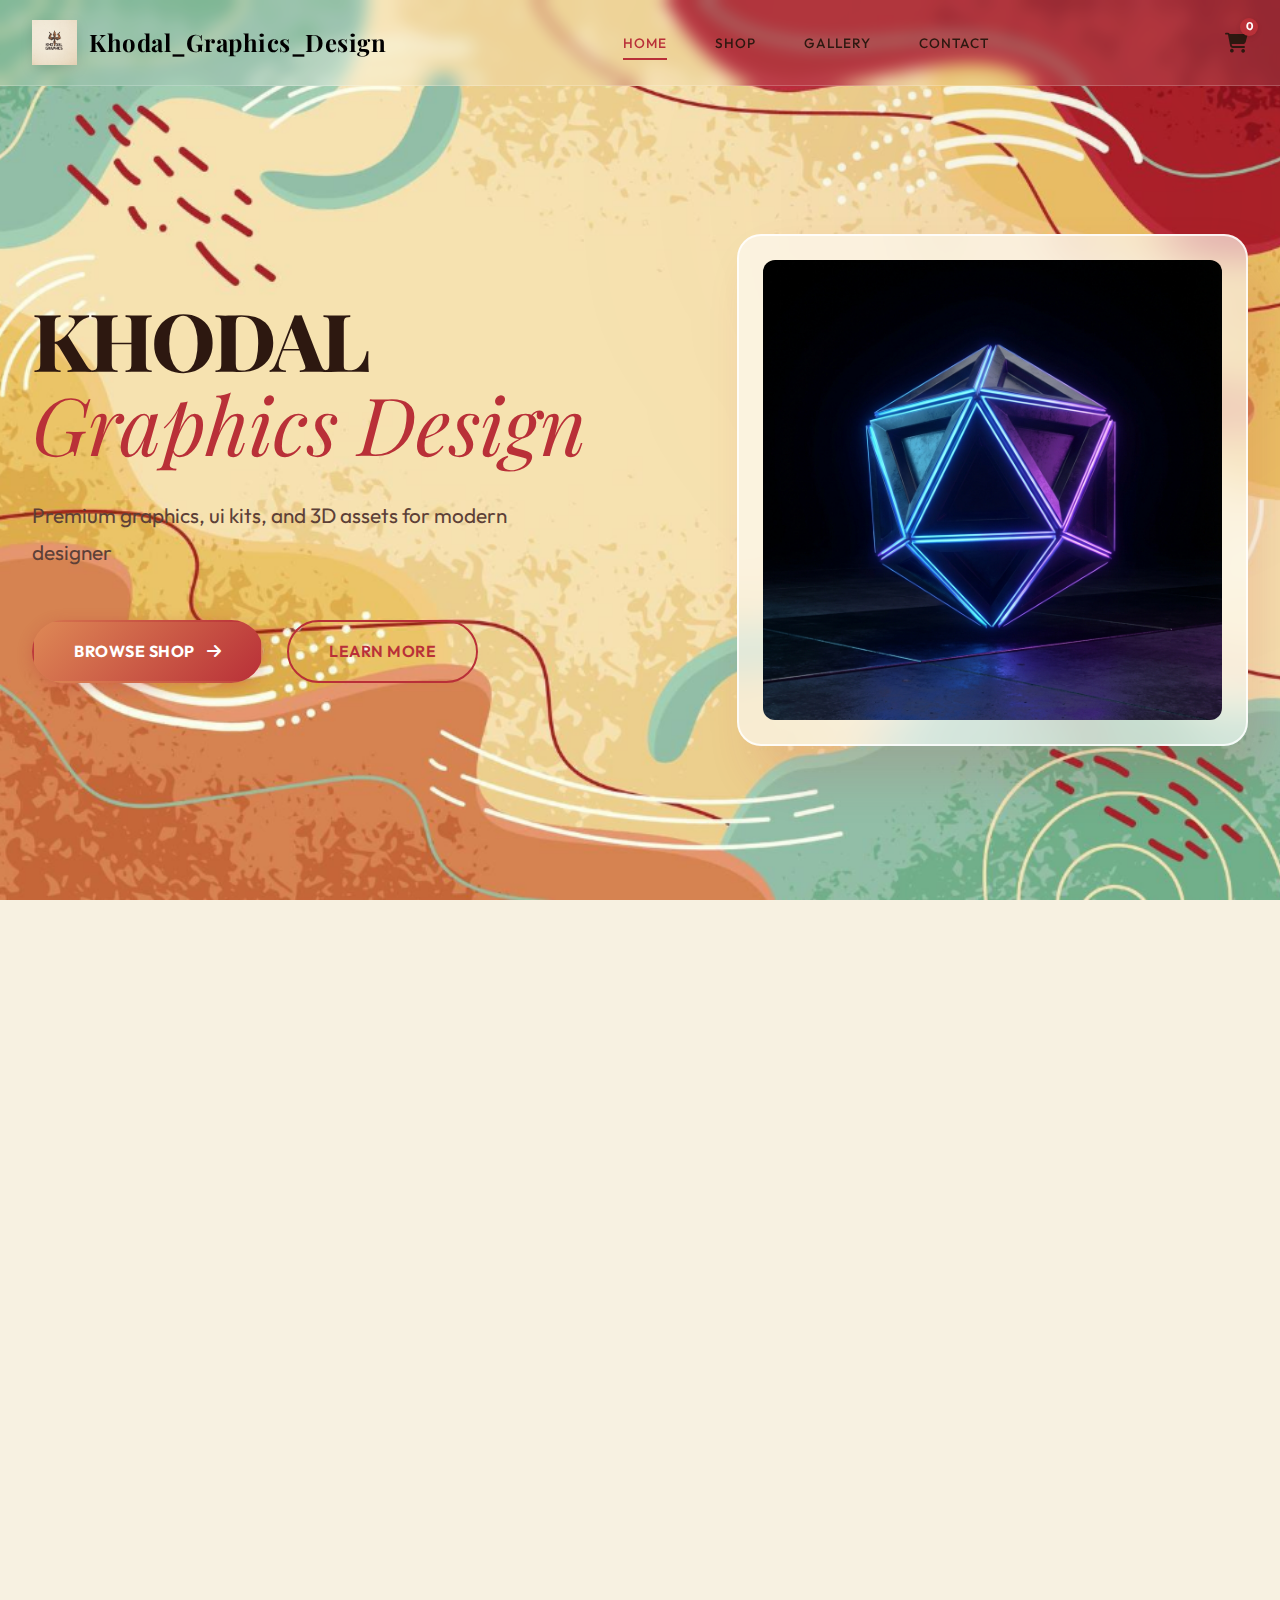
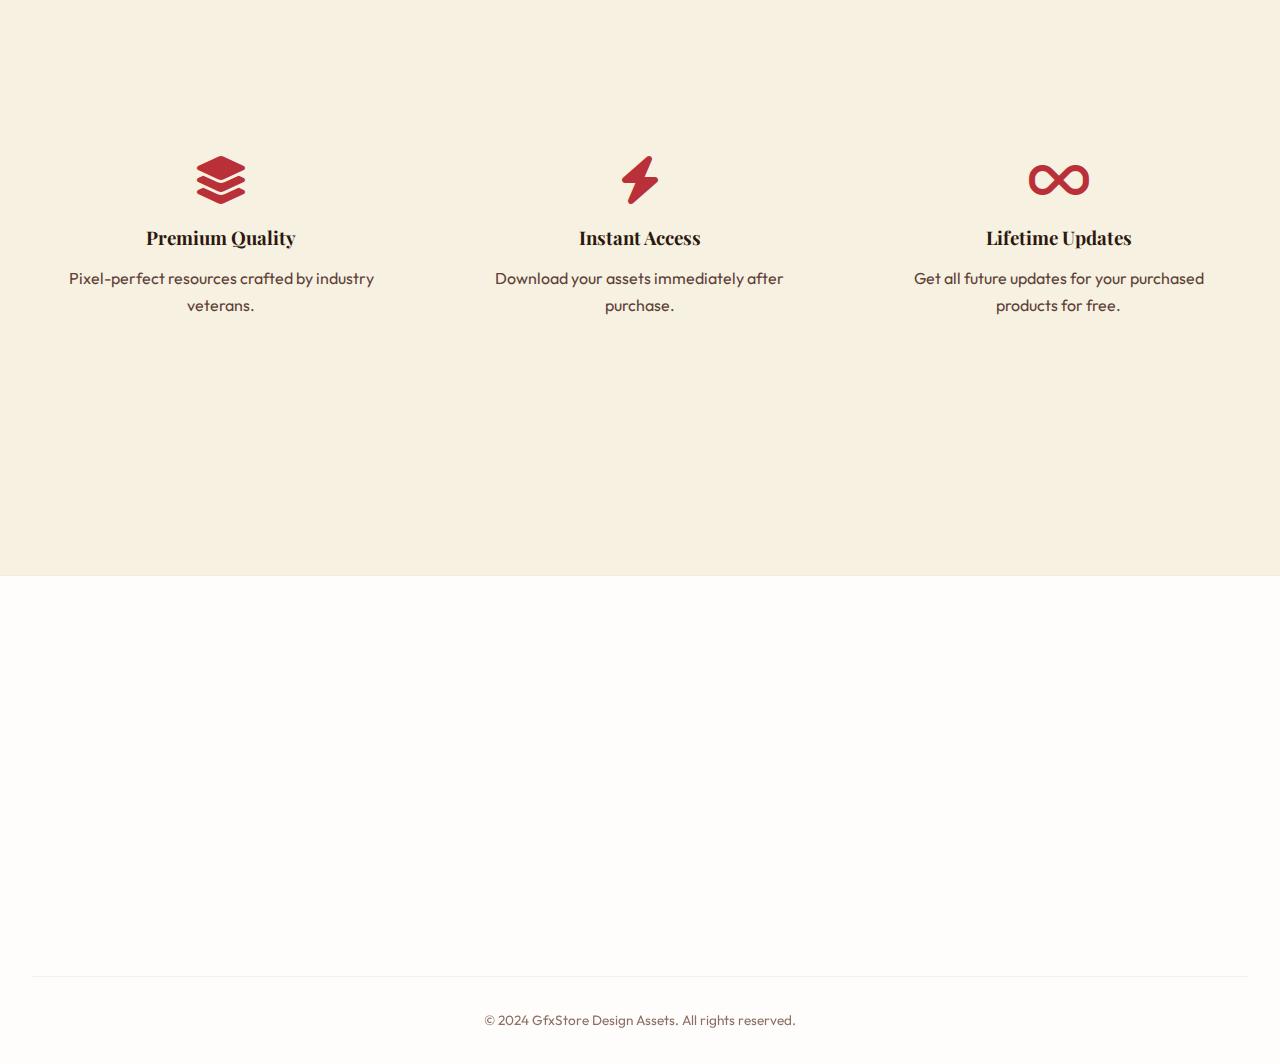
<file: index.html>
<!DOCTYPE html>
<html lang="en">

<head>
    <meta charset="UTF-8">
    <meta name="viewport" content="width=device-width, initial-scale=1.0">
    <title>GfxStore | Premium Design Assets</title>
    <meta name="description" content="Premium graphics, UI kits, and 3D assets for modern designers.">
    <!-- CSS -->
    <link rel="stylesheet" href="css/style.css">
    <!-- Icons -->
    <link rel="stylesheet" href="https://cdnjs.cloudflare.com/ajax/libs/font-awesome/6.4.0/css/all.min.css">
</head>

<body>

    <!-- Header -->
    <header class="header">
        <div class="container nav">
            <a href="index.html" class="logo">
                <img src="assets/images/logo.png" alt="Khodal Graphics">
                <span class="logo-text">Khodal_Graphics_Design</span>
            </a>

            <ul class="nav-links">
                <li><a href="index.html" class="nav-link active">Home</a></li>
                <li><a href="shop.html" class="nav-link">Shop</a></li>
                <li><a href="about.html" class="nav-link">Gallery</a></li>
                <li><a href="contact.html" class="nav-link">Contact</a></li>
            </ul>

            <div class="nav-icons">
                <div class="cart-icon" onclick="window.location.href='cart.html'">
                    <i class="fa-solid fa-cart-shopping"></i>
                    <span class="cart-count">0</span>
                </div>
                <div class="mobile-toggle">
                    <i class="fa-solid fa-bars"></i>
                </div>
            </div>
        </div>
    </header>

    <!-- Hero Section -->
    <section class="hero">
        <div class="container hero-content">
            <div class="hero-text">
                <h1>KHODAL <br><span>Graphics Design</span></h1>
                <p> Premium graphics, ui kits, and 3D assets for modern designer </p>
                <div class="hero-buttons">
                    <a href="shop.html" class="btn btn-primary">Browse Shop <i class="fa-solid fa-arrow-right"></i></a>
                    <a href="#featured" class="btn btn-outline">Learn More</a>
                </div>
            </div>
            <div class="hero-image">
                <div class="hero-card">
                    <!-- Placeholder for Hero Image -->
                    <img src="assets/images/hero_image.png" alt="Design Assets Preview" id="hero-img">
                </div>
            </div>
        </div>
    </section>

    <!-- Featured Products -->
    <section id="featured" class="products-section">
        <div class="container">
            <h2 class="section-title">Trending Assets</h2>

            <div class="product-grid">
                <!-- Product 1 -->
                <div class="product-card">
                    <a href="product.html?id=1" class="product-image">
                        <img src="assets/images/prod1.png" alt="Cyber UI Kit">
                    </a>
                    <div class="product-info">
                        <span class="product-cat">UI Kits</span>
                        <a href="product.html?id=1">
                            <h3 class="product-title">Cyberpunk Dashboard UI</h3>
                        </a>
                        <div class="product-footer">
                            <span class="product-price">$29.00</span>
                            <button class="add-btn" onclick="addToCart(1)"><i class="fa-solid fa-plus"></i></button>
                        </div>
                    </div>
                </div>

                <!-- Product 2 -->
                <div class="product-card">
                    <a href="product.html?id=2" class="product-image">
                        <img src="assets/images/prod2.png" alt="3D Icons">
                    </a>
                    <div class="product-info">
                        <span class="product-cat">3D Assets</span>
                        <a href="product.html?id=2">
                            <h3 class="product-title">Glasmorphism 3D Icons</h3>
                        </a>
                        <div class="product-footer">
                            <span class="product-price">$18.00</span>
                            <button class="add-btn" onclick="addToCart(2)"><i class="fa-solid fa-plus"></i></button>
                        </div>
                    </div>
                </div>

                <!-- Product 3 -->
                <div class="product-card">
                    <a href="product.html?id=3" class="product-image">
                        <img src="assets/images/prod3.png" alt="Bold Typography">
                    </a>
                    <div class="product-info">
                        <span class="product-cat">Fonts</span>
                        <a href="product.html?id=3">
                            <h3 class="product-title">Nebula Display Font</h3>
                        </a>
                        <div class="product-footer">
                            <span class="product-price">$24.00</span>
                            <button class="add-btn" onclick="addToCart(3)"><i class="fa-solid fa-plus"></i></button>
                        </div>
                    </div>
                </div>
            </div>
        </div>
    </section>

    <!-- Services / Values -->
    <section class="products-section">
        <div class="container">
            <h2 class="section-title">Why GfxStore?</h2>
            <div class="product-grid" style="text-align: center;">
                <div style="padding: 2rem;">
                    <i class="fa-solid fa-layer-group"
                        style="font-size: 3rem; color: var(--accent-color); margin-bottom: 1.5rem;"></i>
                    <h3 style="margin-bottom: 1rem;">Premium Quality</h3>
                    <p style="color: var(--text-secondary);">Pixel-perfect resources crafted by industry veterans.</p>
                </div>
                <div style="padding: 2rem;">
                    <i class="fa-solid fa-bolt"
                        style="font-size: 3rem; color: var(--accent-color); margin-bottom: 1.5rem;"></i>
                    <h3 style="margin-bottom: 1rem;">Instant Access</h3>
                    <p style="color: var(--text-secondary);">Download your assets immediately after purchase.</p>
                </div>
                <div style="padding: 2rem;">
                    <i class="fa-solid fa-infinity"
                        style="font-size: 3rem; color: var(--accent-color); margin-bottom: 1.5rem;"></i>
                    <h3 style="margin-bottom: 1rem;">Lifetime Updates</h3>
                    <p style="color: var(--text-secondary);">Get all future updates for your purchased products for
                        free.</p>
                </div>
            </div>
        </div>
    </section>

    <!-- Footer -->
    <footer>
        <div class="container">
            <div class="footer-content">
                <div class="footer-brand">
                    <h2>GfxStore.-</h2>
                    <p>Empowering designers with tools that inspire. <br>Built for the future of creativity.</p>
                </div>
                <div class="footer-links">
                    <h3>Shop</h3>
                    <ul>
                        <li><a href="shop.html">All Products</a></li>
                        <li><a href="#">UI Kits</a></li>
                        <li><a href="#">3D Assets</a></li>
                        <li><a href="#">Fonts</a></li>
                    </ul>
                </div>
                <div class="footer-links">
                    <h3>Company</h3>
                    <ul>
                        <li><a href="about.html">About Us</a></li>
                        <li><a href="contact.html">Contact</a></li>
                        <li><a href="#">Support</a></li>
                    </ul>
                </div>
                <div class="footer-links">
                    <h3>Follow Us</h3>
                    <div style="display: flex; gap: 1rem; margin-top: 0.5rem;">
                        <a href="#"><i class="fa-brands fa-twitter" style="font-size: 1.5rem;"></i></a>
                        <a href="https://www.instagram.com/khodal_graphics_design?igsh=MWdrbmRjMDF2YzI5eg=="
                            target="_blank"><i class="fa-brands fa-instagram" style="font-size: 1.5rem;"></i></a>
                        <a href="#"><i class="fa-brands fa-dribbble" style="font-size: 1.5rem;"></i></a>
                    </div>
                </div>
            </div>
            <div class="footer-bottom">
                <p>&copy; 2024 GfxStore Design Assets. All rights reserved.</p>
            </div>
        </div>
    </footer>

    <script src="js/script.js"></script>
</body>

</html>
</file>
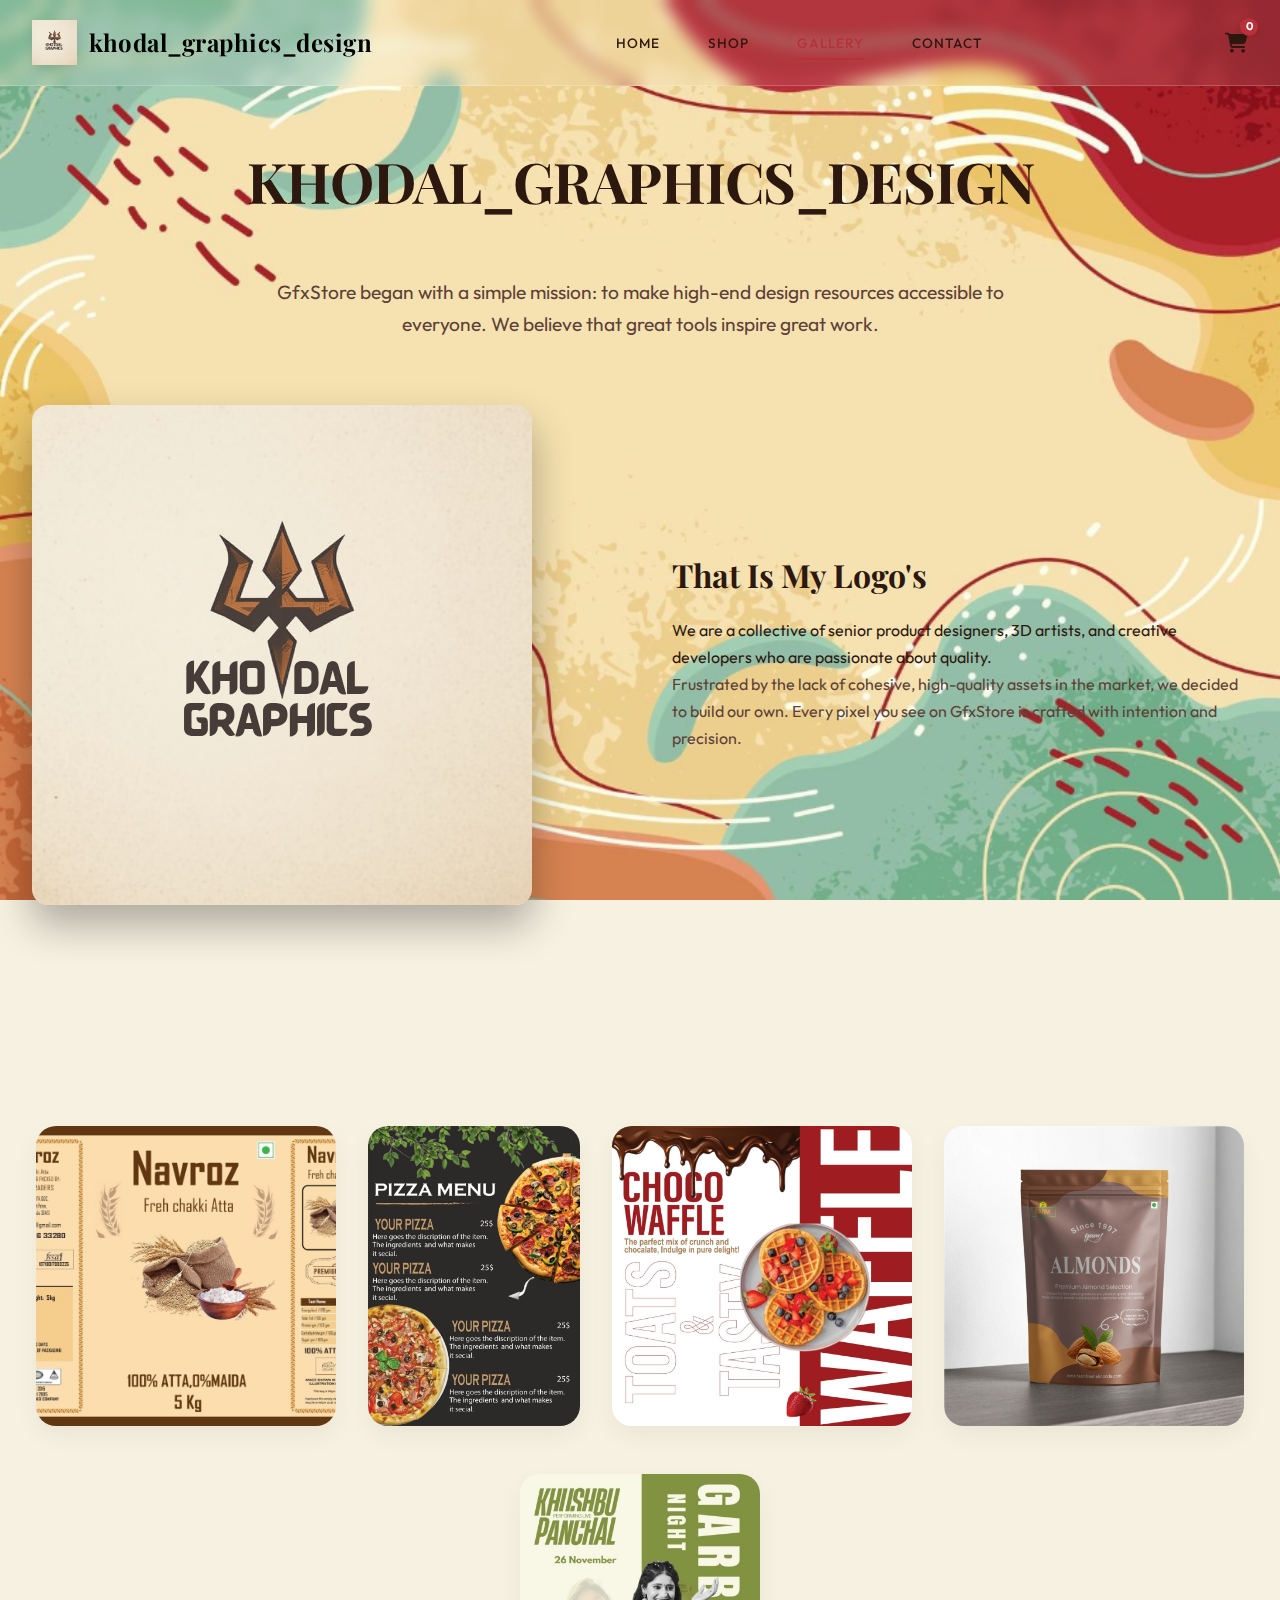
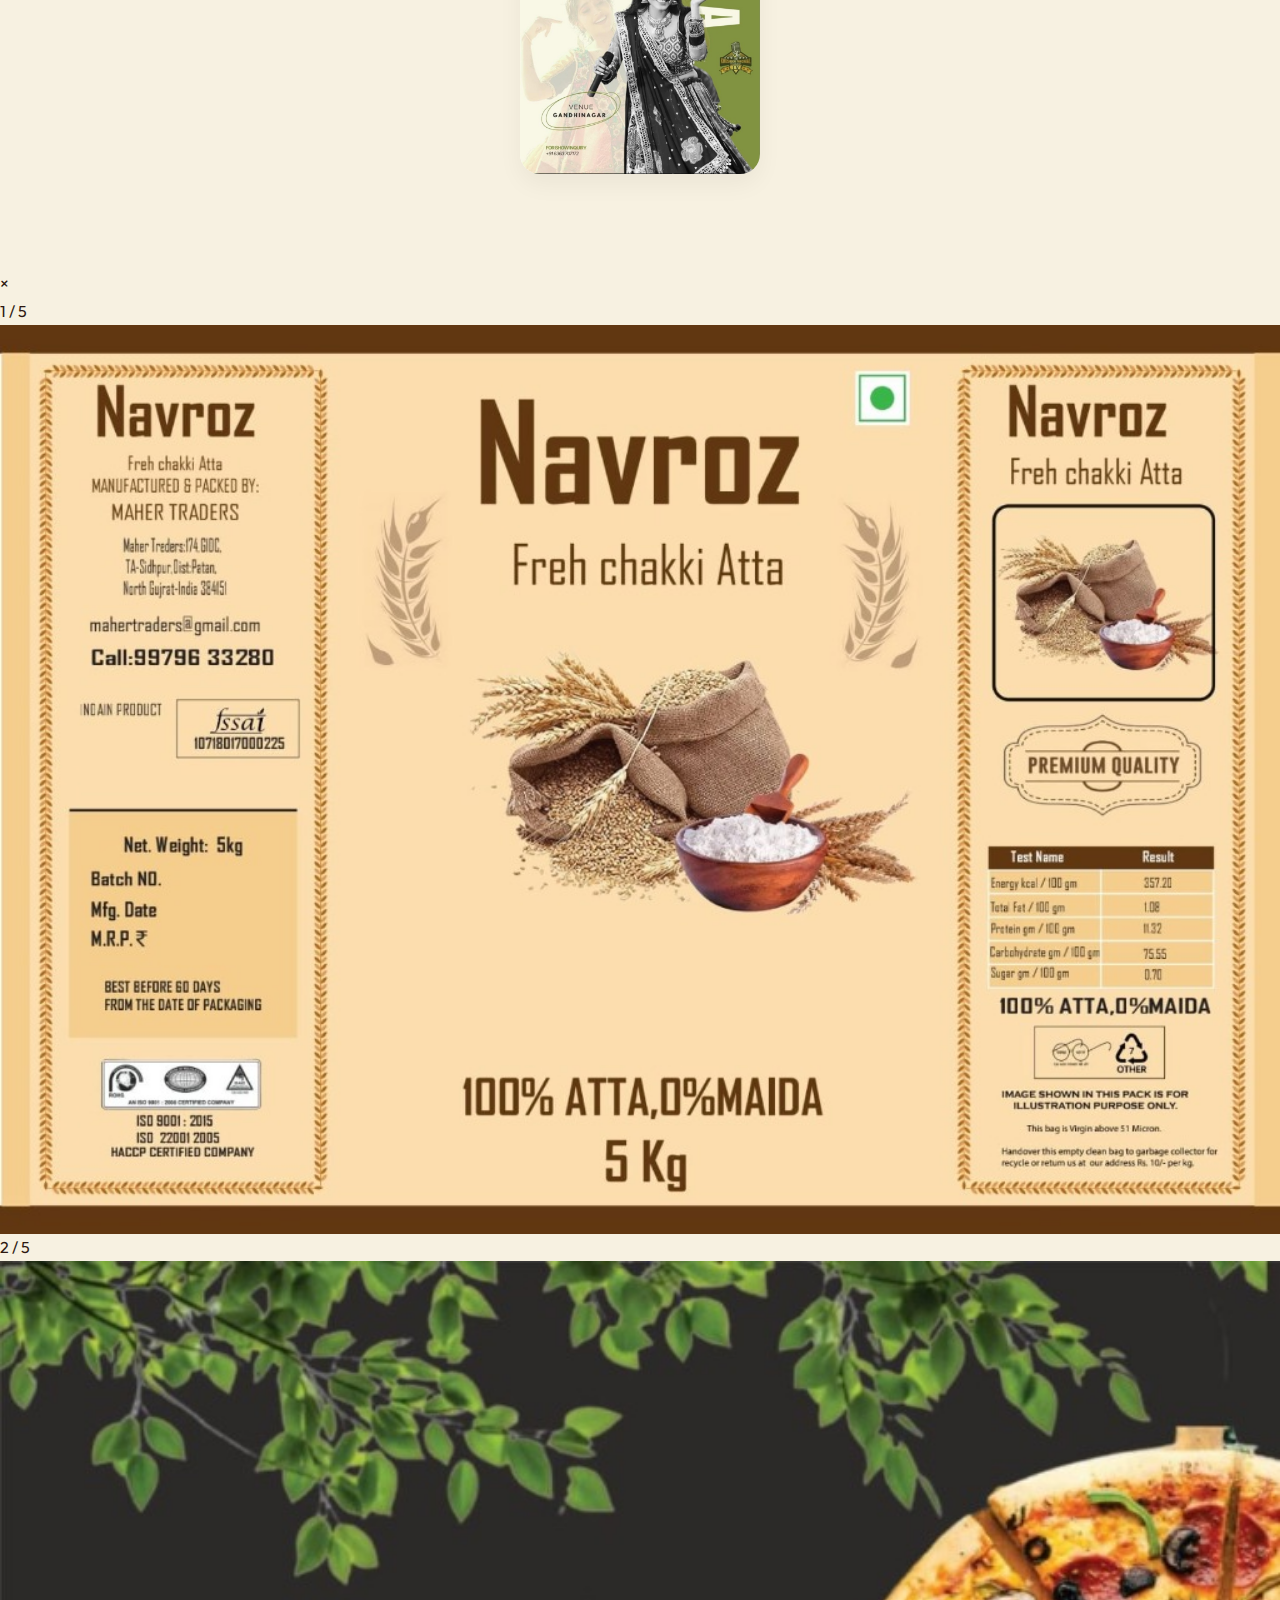
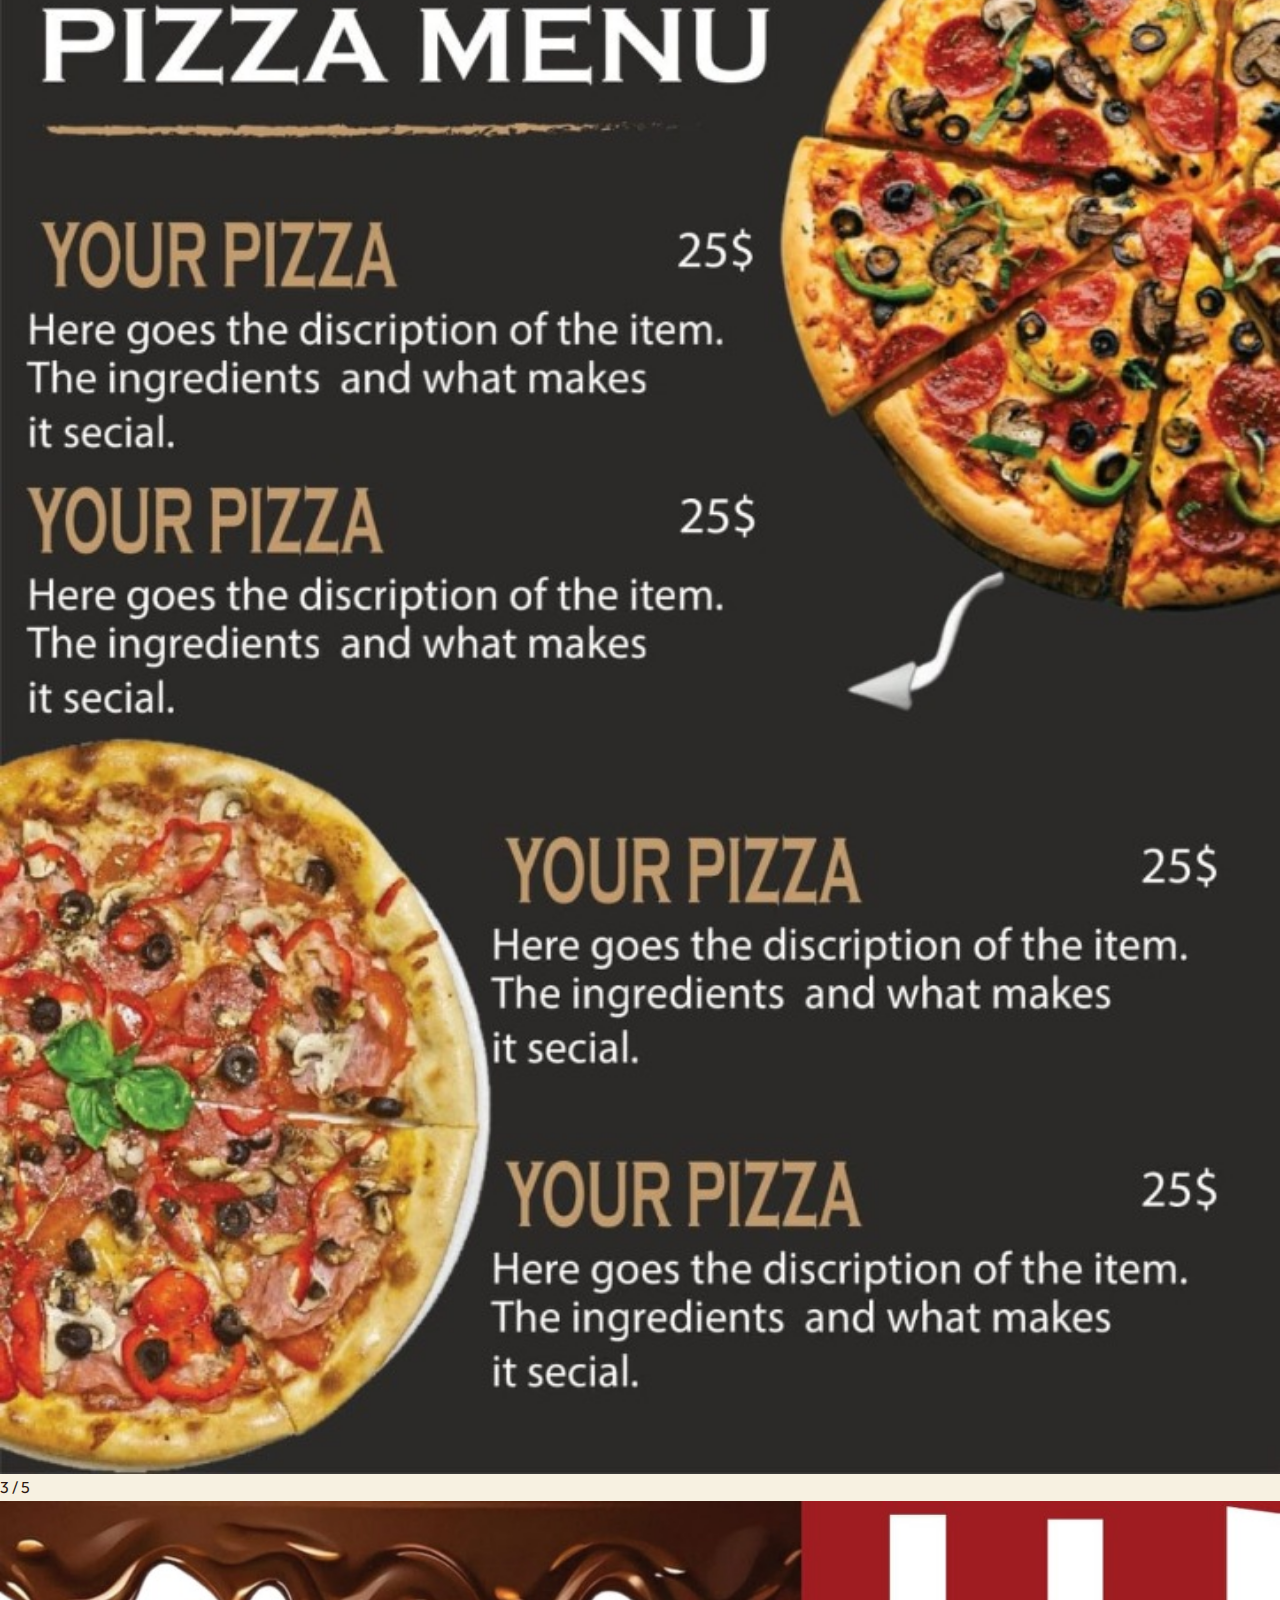
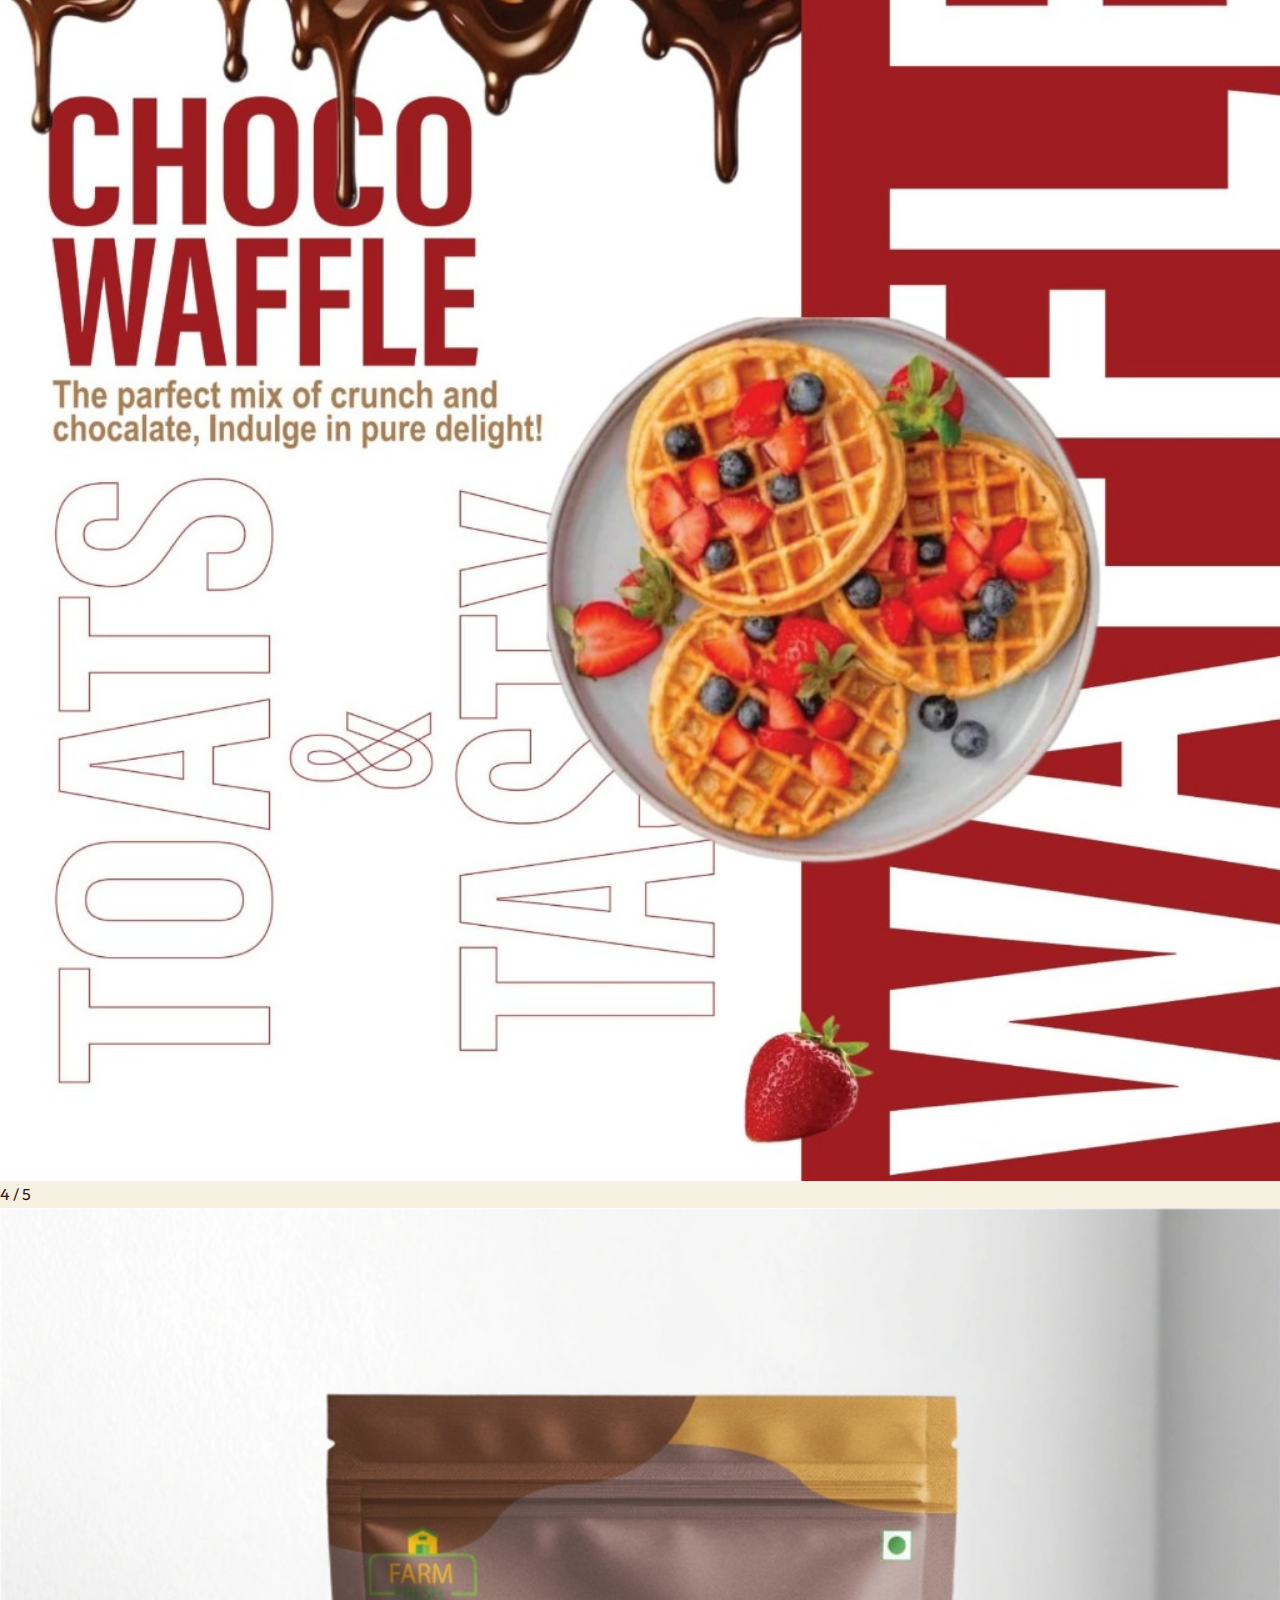
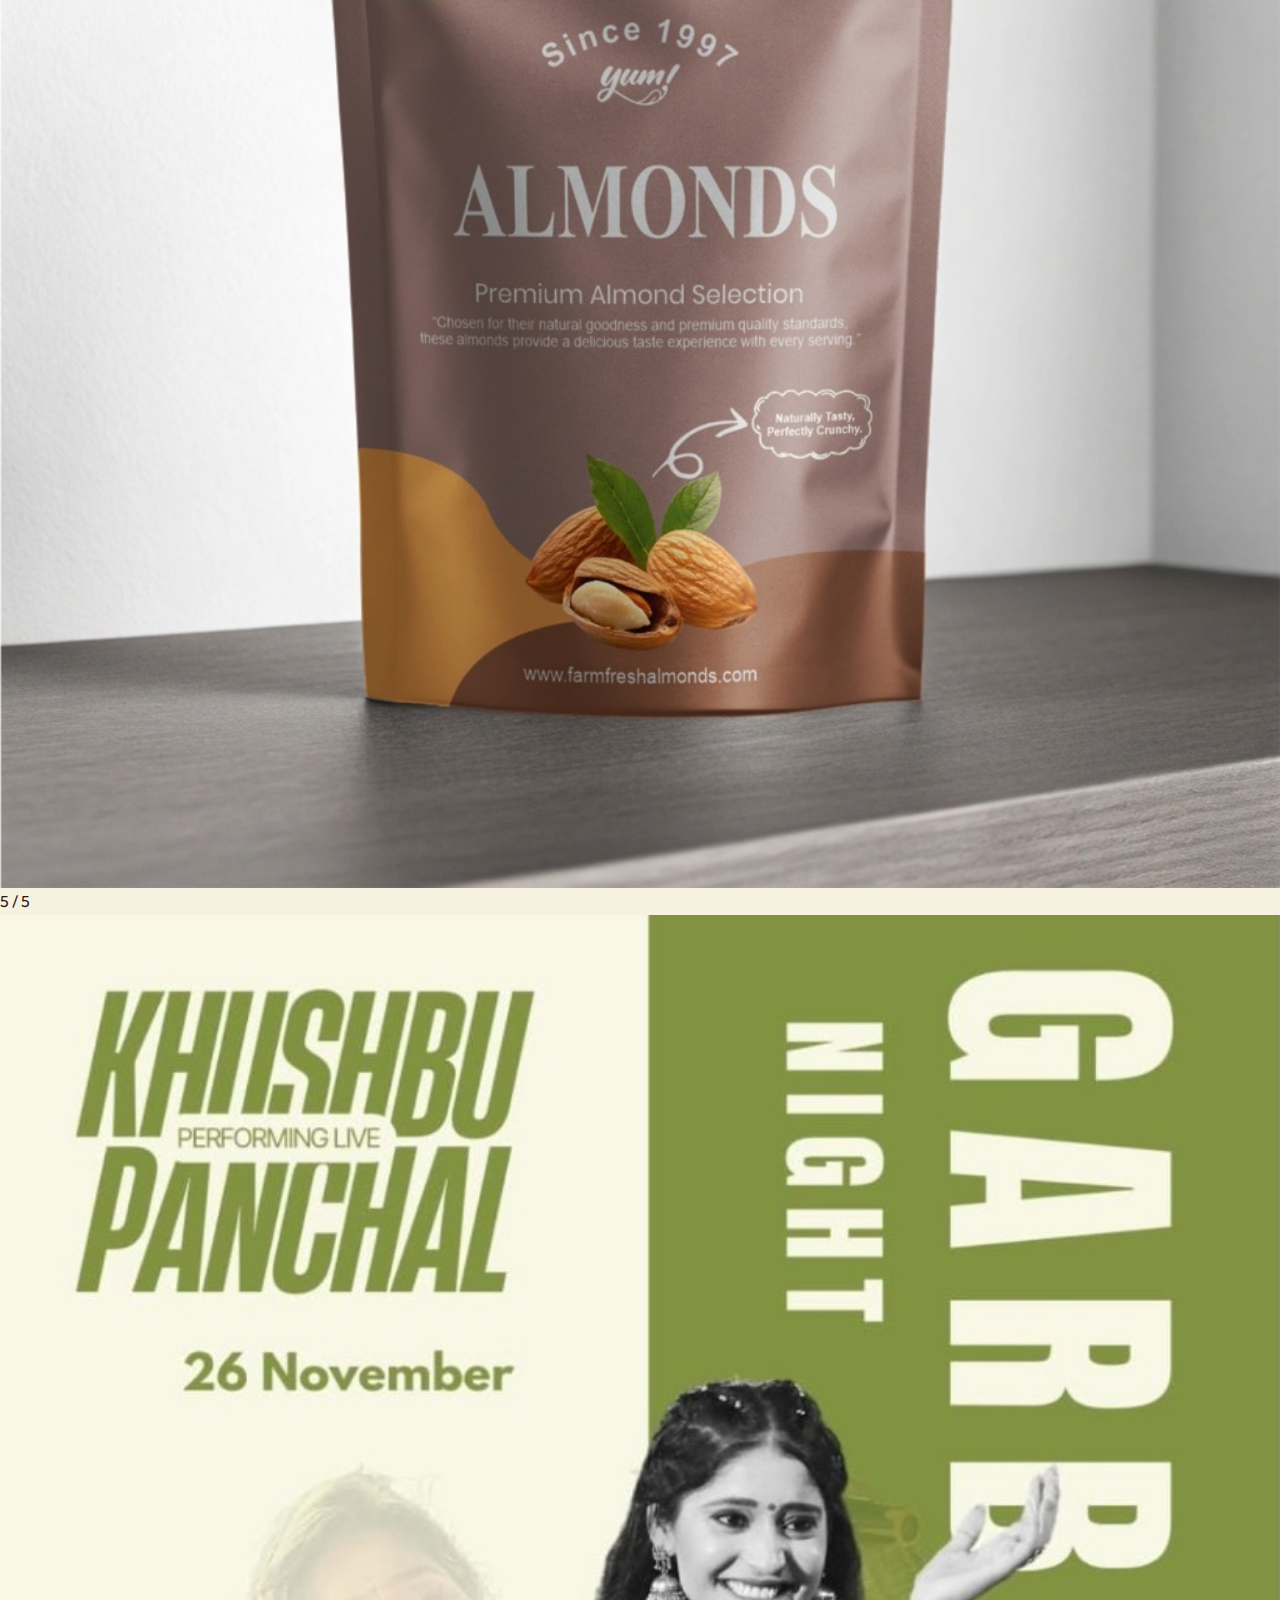
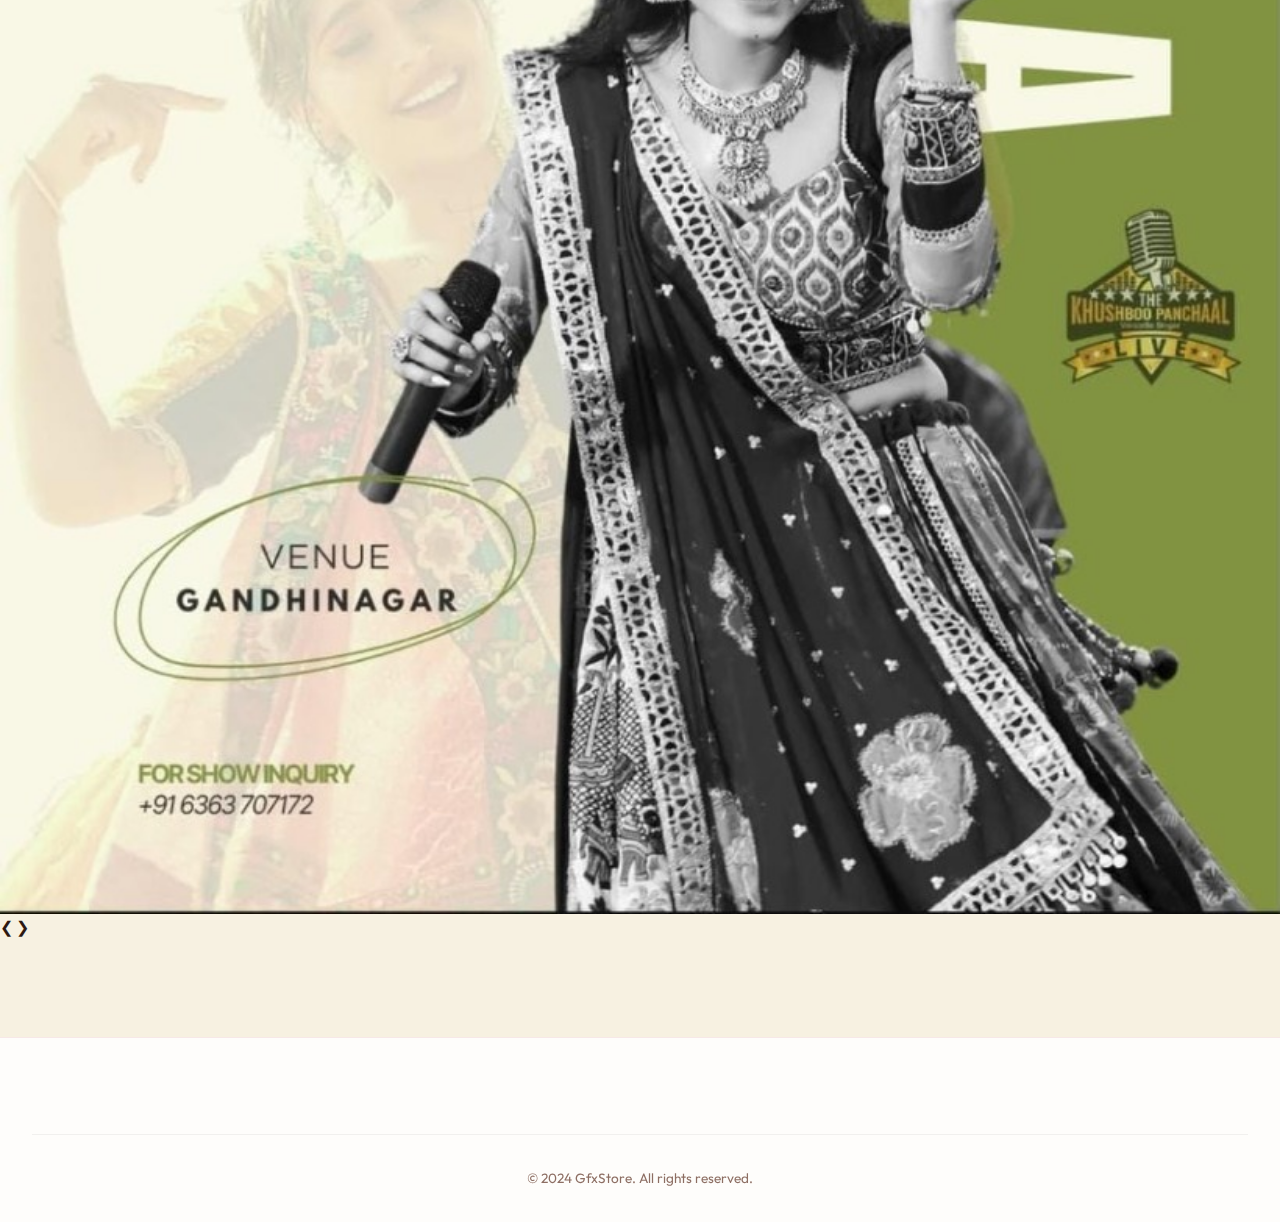
<file: about.html>
<!DOCTYPE html>
<html lang="en">

<head>
    <meta charset="UTF-8">
    <meta name="viewport" content="width=device-width, initial-scale=1.0">
    <title>About Us | GfxStore</title>
    <link rel="stylesheet" href="css/style.css">
    <link rel="stylesheet" href="https://cdnjs.cloudflare.com/ajax/libs/font-awesome/6.4.0/css/all.min.css">
</head>

<body>

    <header class="header">
        <div class="container nav">
            <a href="index.html" class="logo">
                <img src="assets/images/logo.png" alt="Khodal Graphics">
                <span class="logo-text">khodal_graphics_design</span>
            </a>
            <ul class="nav-links">
                <li><a href="index.html" class="nav-link">Home</a></li>
                <li><a href="shop.html" class="nav-link">Shop</a></li>
                <li><a href="about.html" class="nav-link active">Gallery</a></li>
                <li><a href="contact.html" class="nav-link">Contact</a></li>
            </ul>
            <div class="nav-icons">
                <div class="cart-icon" onclick="window.location.href='cart.html'">
                    <i class="fa-solid fa-cart-shopping"></i>
                    <span class="cart-count">0</span>
                </div>
                <div class="mobile-toggle">
                    <i class="fa-solid fa-bars"></i>
                </div>
            </div>
        </div>
    </header>

    <div class="container" style="padding-top: 150px; padding-bottom: 5rem;">
        <div style="max-width: 800px; margin: 0 auto; text-align: center;">
            <h1 class="section-title">KHODAL_GRAPHICS_DESIGN</h1>
            <p style="font-size: 1.2rem; color: var(--text-secondary); margin-bottom: 4rem;">
                GfxStore began with a simple mission: to make high-end design resources accessible to everyone. We
                believe that great tools inspire great work.
            </p>
        </div>

        <div
            style="display: grid; grid-template-columns: 1fr 1fr; gap: 4rem; align-items: center; margin-bottom: 6rem;">
            <img src="assets/images/logo.png" alt="Our Studio"
                style="border-radius: 16px; box-shadow: 0 20px 40px rgba(0,0,0,0.3);">
            <div>
                <h2 style="font-size: 2rem; margin-bottom: 1.5rem;">That Is My Logo's</h2>
                <p>
                    We are a collective of senior product designers, 3D artists, and creative developers who are
                    passionate about quality.
                </p>
                <p style="color: var(--text-secondary);">
                    Frustrated by the lack of cohesive, high-quality assets in the market, we decided to build our own.
                    Every pixel you see on GfxStore is crafted with intention and precision.
                </p>
            </div>
        </div>

        <div style="text-align: center;">
            <h2 class="section-title">Gallery</h2>
            <div style="display: flex; justify-content: center; gap: 2rem; flex-wrap: wrap;">
                <!-- Image 1 -->
                <div class="gallery-item" onclick="openLightbox(); currentSlide(1)"
                    style="text-align: center; max-width: 300px; cursor: pointer;">
                    <div
                        style="width: 100%; height: 300px; background: var(--bg-card); border-radius: 20px; margin: 0 auto 1rem; overflow: hidden; box-shadow: 0 10px 25px rgba(0,0,0,0.05);">
                        <img src="assets/images/gallery_1.jpg" alt="Gallery Image 1"
                            style="width: 100%; height: 100%; object-fit: cover;">
                    </div>
                </div>

                <!-- Image 2 -->
                <div class="gallery-item" onclick="openLightbox(); currentSlide(2)"
                    style="text-align: center; max-width: 300px; cursor: pointer;">
                    <div
                        style="width: 100%; height: 300px; background: var(--bg-card); border-radius: 20px; margin: 0 auto 1rem; overflow: hidden; box-shadow: 0 10px 25px rgba(0,0,0,0.05);">
                        <img src="assets/images/gallery_2.jpg" alt="Gallery Image 2"
                            style="width: 100%; height: 100%; object-fit: cover;">
                    </div>
                </div>

                <!-- Image 3 -->
                <div class="gallery-item" onclick="openLightbox(); currentSlide(3)"
                    style="text-align: center; max-width: 300px; cursor: pointer;">
                    <div
                        style="width: 100%; height: 300px; background: var(--bg-card); border-radius: 20px; margin: 0 auto 1rem; overflow: hidden; box-shadow: 0 10px 25px rgba(0,0,0,0.05);">
                        <img src="assets/images/gallery_3.jpg" alt="Gallery Image 3"
                            style="width: 100%; height: 100%; object-fit: cover;">
                    </div>
                </div>

                <!-- Image 4 -->
                <div class="gallery-item" onclick="openLightbox(); currentSlide(4)"
                    style="text-align: center; max-width: 300px; cursor: pointer;">
                    <div
                        style="width: 100%; height: 300px; background: var(--bg-card); border-radius: 20px; margin: 0 auto 1rem; overflow: hidden; box-shadow: 0 10px 25px rgba(0,0,0,0.05);">
                        <img src="assets/images/gallery_4.jpg" alt="Gallery Image 4"
                            style="width: 100%; height: 100%; object-fit: cover;">
                    </div>
                </div>

                <!-- Image 5 -->
                <div class="gallery-item" onclick="openLightbox(); currentSlide(5)"
                    style="text-align: center; max-width: 300px; cursor: pointer;">
                    <div
                        style="width: 100%; height: 300px; background: var(--bg-card); border-radius: 20px; margin: 0 auto 1rem; overflow: hidden; box-shadow: 0 10px 25px rgba(0,0,0,0.05);">
                        <img src="assets/images/gallery_5.jpg" alt="Gallery Image 5"
                            style="width: 100%; height: 100%; object-fit: cover;">
                    </div>
                </div>
            </div>
        </div>
    </div>

    <!-- Lightbox Modal -->
    <div id="lightboxModal" class="lightbox">
        <span class="close cursor" onclick="closeLightbox()">&times;</span>
        <div class="lightbox-content">

            <div class="mySlides">
                <div class="numbertext">1 / 5</div>
                <img src="assets/images/gallery_1.jpg" style="width:100%">
            </div>

            <div class="mySlides">
                <div class="numbertext">2 / 5</div>
                <img src="assets/images/gallery_2.jpg" style="width:100%">
            </div>

            <div class="mySlides">
                <div class="numbertext">3 / 5</div>
                <img src="assets/images/gallery_3.jpg" style="width:100%">
            </div>

            <div class="mySlides">
                <div class="numbertext">4 / 5</div>
                <img src="assets/images/gallery_4.jpg" style="width:100%">
            </div>

            <div class="mySlides">
                <div class="numbertext">5 / 5</div>
                <img src="assets/images/gallery_5.jpg" style="width:100%">
            </div>

            <a class="prev" onclick="plusSlides(-1)">&#10094;</a>
            <a class="next" onclick="plusSlides(1)">&#10095;</a>
        </div>
    </div>

    <footer>
        <div class="container">
            <div class="footer-bottom">
                <p>&copy; 2024 GfxStore. All rights reserved.</p>
            </div>
        </div>
    </footer>

    <script src="js/script.js"></script>
</body>

</html>
</file>
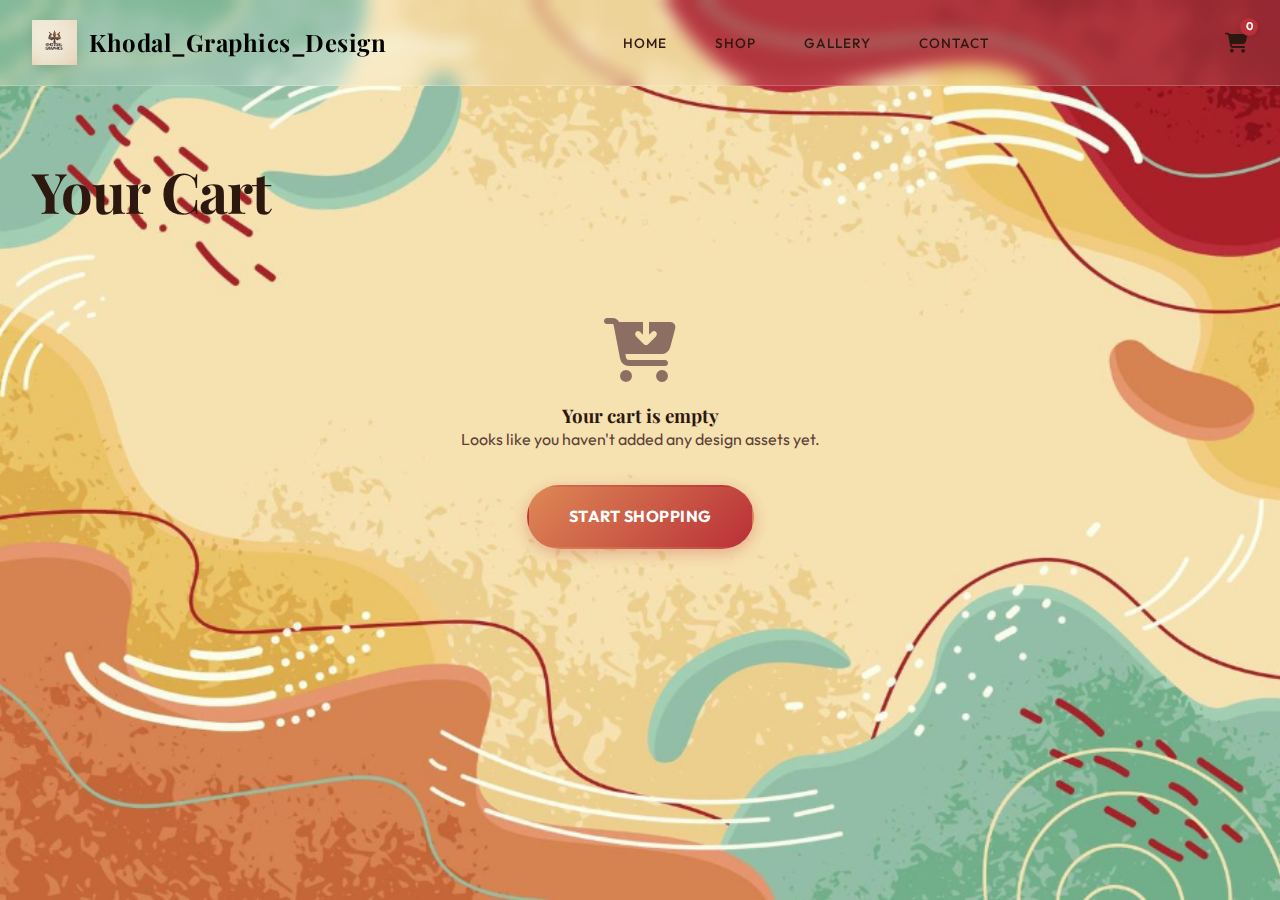
<file: cart.html>
<!DOCTYPE html>
<html lang="en">

<head>
    <meta charset="UTF-8">
    <meta name="viewport" content="width=device-width, initial-scale=1.0">
    <title>Cart | GfxStore</title>
    <link rel="stylesheet" href="css/style.css">
    <link rel="stylesheet" href="https://cdnjs.cloudflare.com/ajax/libs/font-awesome/6.4.0/css/all.min.css">
    <style>
        .cart-container {
            margin-top: 5rem;
            margin-bottom: 5rem;
        }

        .cart-table {
            width: 100%;
            border-collapse: collapse;
            margin-bottom: 2rem;
        }

        .cart-table th {
            text-align: left;
            padding: 1rem;
            color: var(--text-secondary);
            border-bottom: 1px solid var(--border-color);
            font-weight: 500;
        }

        .cart-item td {
            padding: 1.5rem 1rem;
            border-bottom: 1px solid var(--border-color);
            vertical-align: middle;
        }

        .item-info {
            display: flex;
            align-items: center;
            gap: 1rem;
        }

        .item-img {
            width: 60px;
            height: 60px;
            border-radius: 8px;
            object-fit: cover;
        }

        .remove-btn {
            color: #ef4444;
            cursor: pointer;
            background: none;
            border: none;
            font-size: 1.1rem;
        }

        .cart-summary {
            background: var(--bg-card);
            padding: 2rem;
            border-radius: 16px;
            max-width: 400px;
            margin-left: auto;
            border: 1px solid var(--border-color);
        }

        .summary-row {
            display: flex;
            justify-content: space-between;
            margin-bottom: 1rem;
            color: var(--text-secondary);
        }

        .summary-total {
            border-top: 1px solid var(--border-color);
            padding-top: 1rem;
            margin-top: 1rem;
            font-weight: 700;
            color: var(--text-primary);
            font-size: 1.25rem;
        }

        /* Payment Section Styles */
        .payment-options {
            display: grid;
            gap: 1rem;
            margin-bottom: 2rem;
        }

        .payment-card {
            background: var(--bg-card);
            border: 1px solid var(--border-color);
            padding: 1.5rem;
            border-radius: 12px;
            cursor: pointer;
            display: flex;
            align-items: center;
            gap: 1rem;
            transition: all 0.3s ease;
            position: relative;
        }

        .payment-card:hover {
            border-color: var(--accent-color);
            background: rgba(223, 165, 59, 0.05);
        }

        .payment-card input[type="radio"] {
            accent-color: var(--accent-color);
            transform: scale(1.2);
        }

        .payment-card.selected {
            border-color: var(--accent-color);
            box-shadow: 0 0 0 1px var(--accent-color);
        }

        .pay-icon {
            font-size: 1.5rem;
            width: 40px;
            text-align: center;
            color: var(--accent-color);
        }

        @media (max-width: 768px) {
            .cart-table {
                font-size: 0.9rem;
            }

            .item-img {
                width: 40px;
                height: 40px;
            }

            .cart-table th:nth-child(2),
            .cart-table td:nth-child(2) {
                display: none;
                /* Hide Category on mobile */
            }
        }
    </style>
</head>

<body>

    <header class="header">
        <div class="container nav">
            <a href="index.html" class="logo">
                <img src="assets/images/logo.png" alt="Khodal Graphics">
                <span class="logo-text">Khodal_Graphics_Design</span>
            </a>
            <ul class="nav-links">
                <li><a href="index.html" class="nav-link">Home</a></li>
                <li><a href="shop.html" class="nav-link">Shop</a></li>
                <li><a href="about.html" class="nav-link">Gallery</a></li>
                <li><a href="contact.html" class="nav-link">Contact</a></li>
            </ul>
            <div class="nav-icons">
                <div class="cart-icon active" onclick="window.location.href='cart.html'">
                    <i class="fa-solid fa-cart-shopping"></i>
                    <span class="cart-count">0</span>
                </div>
                <div class="mobile-toggle">
                    <i class="fa-solid fa-bars"></i>
                </div>
            </div>
        </div>
    </header>

    <div class="container cart-container" style="padding-top: 80px;">
        <h1 class="section-title"
            style="margin-bottom: 2rem; text-align: left; transform: none; left: auto; display: block;">Your Cart</h1>

        <div id="cart-content">
            <table class="cart-table">
                <thead>
                    <tr>
                        <th width="50%">Product</th>
                        <th>Category</th>
                        <th>Price</th>
                        <th>Action</th>
                    </tr>
                </thead>
                <tbody id="cart-items">
                    <!-- Items will be injected here via JS -->
                </tbody>
            </table>

            <div class="cart-summary">
                <div class="summary-row">
                    <span>Subtotal</span>
                    <span id="subtotal">$0.00</span>
                </div>
                <div class="summary-row">
                    <span>Tax (5%)</span>
                    <span id="tax">$0.00</span>
                </div>
                <div class="summary-row summary-total">
                    <span>Total</span>
                    <span id="total">$0.00</span>
                </div>
                <button class="btn btn-primary" style="width: 100%; margin-top: 1.5rem;" onclick="goToPayment()">Proceed
                    to Checkout</button>
            </div>
        </div>

        <!-- Payment Section (Hidden by default) -->
        <div id="payment-content" style="display: none; max-width: 600px; margin: 0 auto;">
            <div
                style="background: var(--bg-card); padding: 2.5rem; border-radius: 20px; border: 1px solid var(--border-color);">
                <h2 style="font-size: 1.75rem; margin-bottom: 2rem; text-align: center;">Select Payment Method</h2>

                <div class="payment-options">
                    <!-- UPI -->
                    <label class="payment-card" onclick="selectPayment(this)">
                        <input type="radio" name="payment" value="upi">
                        <div class="pay-icon"><i class="fa-solid fa-mobile-screen-button"></i></div>
                        <div>
                            <div style="font-weight: 600; font-size: 1.1rem;">UPI</div>
                            <small style="color: var(--text-secondary);">Pay via BHIM/Any UPI App</small>
                        </div>
                    </label>

                    <!-- PhonePe -->
                    <label class="payment-card" onclick="selectPayment(this)">
                        <input type="radio" name="payment" value="phonepe">
                        <div class="pay-icon" style="color: #5f259f;"><i class="fa-solid fa-wallet"></i></div>
                        <div>
                            <div style="font-weight: 600; font-size: 1.1rem;">PhonePe</div>
                            <small style="color: var(--text-secondary);">Fast & Secure Payments</small>
                        </div>
                    </label>

                    <!-- Google Pay -->
                    <label class="payment-card" onclick="selectPayment(this)">
                        <input type="radio" name="payment" value="gpay">
                        <div class="pay-icon" style="color: #4285F4;"><i class="fa-brands fa-google"></i></div>
                        <div>
                            <div style="font-weight: 600; font-size: 1.1rem;">Google Pay</div>
                            <small style="color: var(--text-secondary);">Pay with Google</small>
                        </div>
                    </label>
                </div>

                <div style="margin: 2rem 0; padding-top: 1.5rem; border-top: 1px solid var(--border-color);">
                    <div style="display: flex; justify-content: space-between; font-size: 1.25rem; font-weight: 700;">
                        <span>Total Payable:</span>
                        <span id="pay-total-amount">$0.00</span>
                    </div>
                </div>

                <div style="display: flex; gap: 1rem;">
                    <button class="btn btn-outline" style="flex: 1;" onclick="backToCart()">Back</button>
                    <button class="btn btn-primary" style="flex: 2;" onclick="processPayment()">Pay Now <i
                            class="fa-solid fa-arrow-right"></i></button>
                </div>
            </div>
        </div>

        <div id="empty-cart-msg" style="display: none; text-align: center; padding: 4rem;">
            <i class="fa-solid fa-cart-arrow-down"
                style="font-size: 4rem; color: var(--text-muted); margin-bottom: 1.5rem;"></i>
            <h3>Your cart is empty</h3>
            <p style="color: var(--text-secondary); margin-bottom: 2rem;">Looks like you haven't added any design assets
                yet.</p>
            <a href="shop.html" class="btn btn-primary">Start Shopping</a>
        </div>
    </div>

    <script src="js/script.js"></script>
    <script>
        // Mock Data for demo purposes since we don't have a real backend
        const productDb = {
            1: { name: "Cyberpunk Dashboard UI", price: 29.00, img: "assets/images/prod1.png", cat: "UI Kit" },
            2: { name: "Glasmorphism 3D Icons", price: 18.00, img: "assets/images/prod2.png", cat: "3D Assets" },
            3: { name: "Nebula Display Font", price: 24.00, img: "assets/images/prod3.png", cat: "Fonts" },
            4: { name: "Mobile App Wireframe", price: 15.00, img: "assets/images/prod1.png", cat: "UI Kit" },
            5: { name: "Abstract Shapes Vol.2", price: 22.00, img: "assets/images/prod2.png", cat: "3D Assets" }
        };

        function renderCartPage() {
            const tableBody = document.getElementById('cart-items');
            const cartContent = document.getElementById('cart-content');
            const emptyMsg = document.getElementById('empty-cart-msg');

            tableBody.innerHTML = '';

            if (cart.length === 0) {
                cartContent.style.display = 'none';
                emptyMsg.style.display = 'block';
                return;
            }

            let subtotal = 0;

            cart.forEach((item, index) => {
                const product = productDb[item.id] || productDb[1]; // Fallback
                subtotal += product.price;

                const tr = document.createElement('tr');
                tr.classList.add('cart-item');
                tr.innerHTML = `
                    <td>
                        <div class="item-info">
                            <img src="${product.img}" class="item-img" alt="${product.name}">
                            <div>
                                <strong>${product.name}</strong>
                            </div>
                        </div>
                    </td>
                    <td>${product.cat}</td>
                    <td>$${product.price.toFixed(2)}</td>
                    <td>
                        <button class="remove-btn" onclick="removeFromCart(${index})"><i class="fa-solid fa-trash"></i></button>
                    </td>
                `;
                tableBody.appendChild(tr);
            });

            const tax = subtotal * 0.05;
            const total = subtotal + tax;

            document.getElementById('subtotal').textContent = '$' + subtotal.toFixed(2);
            document.getElementById('tax').textContent = '$' + tax.toFixed(2);
            document.getElementById('total').textContent = '$' + total.toFixed(2);
        }

        function removeFromCart(index) {
            cart.splice(index, 1);
            localStorage.setItem('gfx_cart', JSON.stringify(cart));
            updateCartCount();
            renderCartPage();
        }

        renderCartPage();

        function goToPayment() {
            if (cart.length === 0) {
                alert('Your cart is empty!');
                return;
            }

            // Calculate total for display
            let subtotal = 0;
            cart.forEach(item => {
                const product = productDb[item.id] || productDb[1];
                subtotal += product.price;
            });
            const tax = subtotal * 0.05;
            const total = subtotal + tax;

            document.getElementById('pay-total-amount').textContent = '$' + total.toFixed(2);

            // Switch views
            document.getElementById('cart-content').style.display = 'none';
            document.getElementById('payment-content').style.display = 'block';
            document.querySelector('.section-title').textContent = 'Checkout';

            // Scroll to top
            window.scrollTo(0, 0);
        }

        function backToCart() {
            document.getElementById('payment-content').style.display = 'none';
            document.getElementById('cart-content').style.display = 'block';
            document.querySelector('.section-title').textContent = 'Your Cart';
        }

        function selectPayment(card) {
            // Remove selected class from all
            document.querySelectorAll('.payment-card').forEach(c => c.classList.remove('selected'));
            // Add to clicked
            card.classList.add('selected');
            // Check the radio inside
            const radio = card.querySelector('input[type="radio"]');
            radio.checked = true;
        }

        function processPayment() {
            const selected = document.querySelector('input[name="payment"]:checked');
            if (!selected) {
                alert('Please select a payment method first.');
                return;
            }

            const method = selected.value;
            let methodName = 'UPI';
            if (method === 'phonepe') methodName = 'PhonePe';
            if (method === 'gpay') methodName = 'Google Pay';

            if (confirm(`Proceed to pay via ${methodName}?`)) {
                // Simulate processing
                const btn = document.querySelector('#payment-content .btn-primary');
                const originalText = btn.innerHTML;
                btn.innerHTML = '<i class="fa-solid fa-spinner fa-spin"></i> Processing...';
                btn.disabled = true;

                setTimeout(() => {
                    alert('Payment Successful! Thank you for your order.');
                    // Clear cart
                    localStorage.removeItem('gfx_cart');
                    cart = [];
                    updateCartCount();
                    window.location.href = 'index.html';
                }, 2000);
            }
        }
    </script>
</body>

</html>
</file>
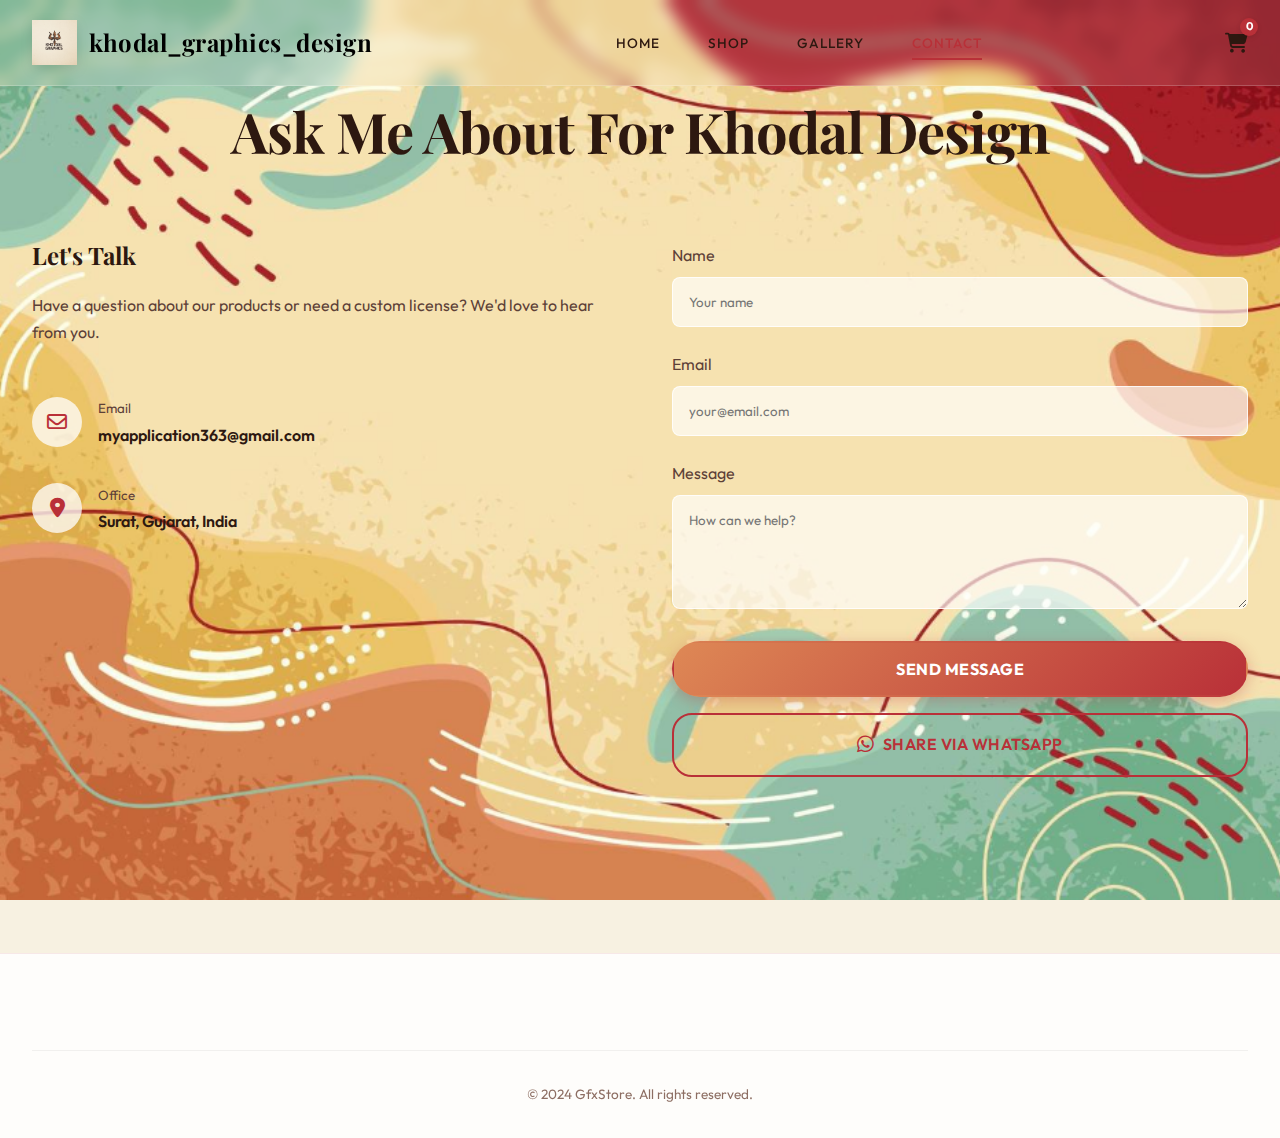
<file: contact.html>
<!DOCTYPE html>
<html lang="en">

<head>
    <meta charset="UTF-8">
    <meta name="viewport" content="width=device-width, initial-scale=1.0">
    <title>Contact Us | GfxStore</title>
    <link rel="stylesheet" href="css/style.css">
    <link rel="stylesheet" href="https://cdnjs.cloudflare.com/ajax/libs/font-awesome/6.4.0/css/all.min.css">
    <style>
        .contact-grid {
            display: grid;
            grid-template-columns: 1fr 1fr;
            gap: 4rem;
            margin-top: 5rem;
        }

        @media (max-width: 768px) {
            .contact-grid {
                grid-template-columns: 1fr;
            }
        }

        .form-group {
            margin-bottom: 1.5rem;
        }

        .form-label {
            display: block;
            margin-bottom: 0.5rem;
            color: var(--text-secondary);
        }

        .form-input,
        .form-textarea {
            width: 100%;
            padding: 1rem;
            background: var(--bg-card);
            border: 1px solid var(--border-color);
            border-radius: 20px;
            color: var(--text-primary);
            font-family: inherit;
        }

        .form-input:focus,
        .form-textarea:focus {
            outline: none;
            border-color: var(--accent-color);
        }

        .contact-info-item {
            display: flex;
            align-items: center;
            gap: 1rem;
            margin-bottom: 2rem;
        }

        .contact-icon {
            width: 50px;
            height: 50px;
            background: var(--bg-card);
            border-radius: 50%;
            display: flex;
            align-items: center;
            justify-content: center;
            color: var(--accent-color);
            font-size: 1.25rem;
        }
    </style>
</head>

<body>

    <header class="header">
        <div class="container nav">
            <a href="index.html" class="logo">
                <img src="assets/images/logo.png" alt="Khodal Graphics">
                <span class="logo-text">khodal_graphics_design</span>
            </a>
            <ul class="nav-links">
                <li><a href="index.html" class="nav-link">Home</a></li>
                <li><a href="shop.html" class="nav-link">Shop</a></li>
                <li><a href="about.html" class="nav-link">Gallery</a></li>
                <li><a href="contact.html" class="nav-link active">Contact</a></li>
            </ul>
            <div class="nav-icons">
                <div class="cart-icon" onclick="window.location.href='cart.html'">
                    <i class="fa-solid fa-cart-shopping"></i>
                    <span class="cart-count">0</span>
                </div>
                <div class="mobile-toggle">
                    <i class="fa-solid fa-bars"></i>
                </div>
            </div>
        </div>
    </header>

    <div class="container" style="padding-top: 100px; padding-bottom: 5rem;">
        <h1 class="section-title">Ask Me About For Khodal Design</h1>

        <div class="contact-grid">
            <!-- Contact Info -->
            <div>
                <h2 style="margin-bottom: 1.5rem;">Let's Talk</h2>
                <p style="color: var(--text-secondary); margin-bottom: 3rem;">
                    Have a question about our products or need a custom license? We'd love to hear from you.
                </p>

                <div class="contact-info-item">
                    <div class="contact-icon"><i class="fa-regular fa-envelope"></i></div>
                    <div>
                        <small style="color: var(--text-secondary);">Email</small>
                        <div style="font-weight: 600;">myapplication363@gmail.com</div>
                    </div>
                </div>

                <div class="contact-info-item">
                    <div class="contact-icon"><i class="fa-solid fa-location-dot"></i></div>
                    <div>
                        <small style="color: var(--text-secondary);">Office</small>
                        <div style="font-weight: 600;">Surat, Gujarat, India</div>
                    </div>
                </div>
            </div>

            <!-- Contact Form -->
            <form onsubmit="event.preventDefault(); alert('Message sent!');">
                <div class="form-group">
                    <label class="form-label">Name</label>
                    <input type="text" class="form-input" placeholder="Your name">
                </div>
                <div class="form-group">
                    <label class="form-label">Email</label>
                    <input type="email" class="form-input" placeholder="your@email.com">
                </div>
                <div class="form-group">
                    <label class="form-label">Message</label>
                    <textarea class="form-textarea" rows="5" placeholder="How can we help?"></textarea>
                </div>
                <button class="btn btn-primary" style="width: 100%;">Send Message</button>
                <!-- Whatsapp Share/Contact -->
                <div style="margin-top: 1rem; text-align: center;">
                    <a href="https://wa.me/?text=Check%20out%20Khodal%20Graphics%20Design!" target="_blank"
                        class="btn btn-outline" style="width: 100%; gap: 0.5rem; border-radius: 20px;">
                        <i class="fa-brands fa-whatsapp" style="font-size: 1.2rem;"></i> Share via WhatsApp
                    </a>
                </div>
            </form>
        </div>
    </div>

    <footer>
        <div class="container">
            <div class="footer-bottom">
                <p>&copy; 2024 GfxStore. All rights reserved.</p>
            </div>
        </div>
    </footer>

    <script src="js/script.js"></script>
</body>

</html>
</file>
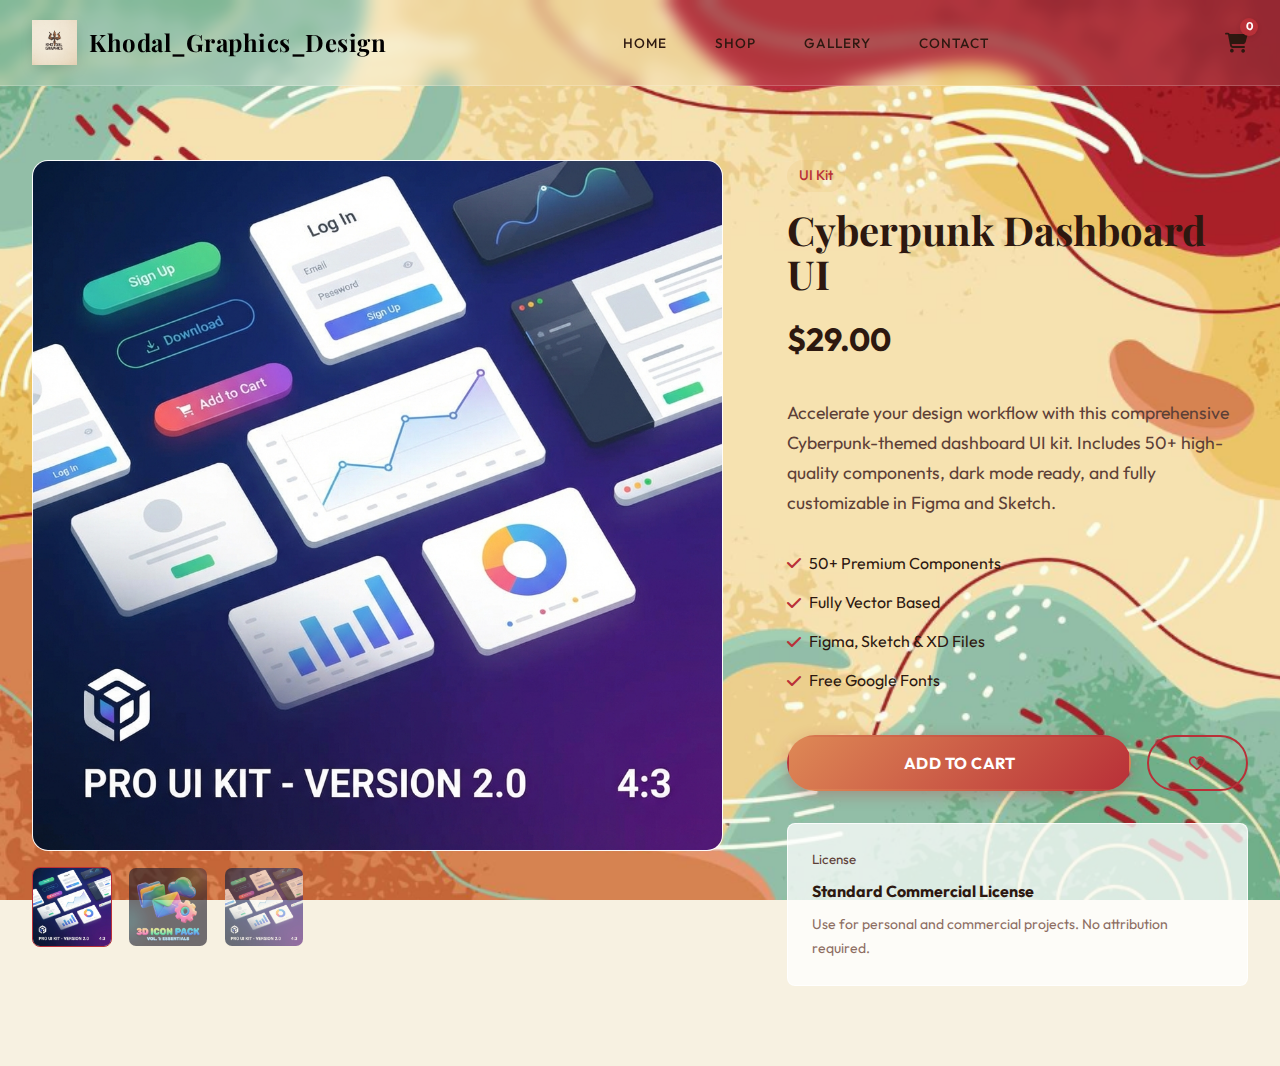
<file: product.html>
<!DOCTYPE html>
<html lang="en">

<head>
    <meta charset="UTF-8">
    <meta name="viewport" content="width=device-width, initial-scale=1.0">
    <title>Product Details | GfxStore</title>
    <link rel="stylesheet" href="css/style.css">
    <link rel="stylesheet" href="https://cdnjs.cloudflare.com/ajax/libs/font-awesome/6.4.0/css/all.min.css">
    <style>
        .product-detail-container {
            display: grid;
            grid-template-columns: 1.5fr 1fr;
            gap: 4rem;
            margin-top: 5rem;
            margin-bottom: 5rem;
        }

        @media (max-width: 900px) {
            .product-detail-container {
                grid-template-columns: 1fr;
            }
        }

        .gallery-main {
            background: var(--bg-card);
            border-radius: 16px;
            overflow: hidden;
            margin-bottom: 1rem;
            border: 1px solid var(--border-color);
        }

        .gallery-thumbs {
            display: flex;
            gap: 1rem;
        }

        .thumb {
            width: 80px;
            height: 80px;
            border-radius: 8px;
            cursor: pointer;
            opacity: 0.6;
            transition: var(--transition-fast);
            border: 1px solid transparent;
        }

        .thumb:hover,
        .thumb.active {
            opacity: 1;
            border-color: var(--accent-color);
        }

        .pd-tag {
            background: rgba(223, 165, 59, 0.1);
            color: var(--accent-color);
            padding: 0.25rem 0.75rem;
            border-radius: 20px;
            font-size: 0.875rem;
            font-weight: 500;
            display: inline-block;
            margin-bottom: 1rem;
        }

        .pd-title {
            font-size: 2.5rem;
            margin-bottom: 1rem;
        }

        .pd-price {
            font-size: 2rem;
            font-weight: 700;
            margin-bottom: 2rem;
            display: block;
        }

        .pd-desc {
            color: var(--text-secondary);
            margin-bottom: 2rem;
            font-size: 1.1rem;
        }

        .features-list li {
            margin-bottom: 0.75rem;
            display: flex;
            align-items: center;
            gap: 0.5rem;
        }

        .features-list i {
            color: var(--accent-color);
        }
    </style>
</head>

<body>

    <header class="header">
        <div class="container nav">
            <a href="index.html" class="logo">
                <img src="assets/images/logo.png" alt="Khodal Graphics">
                <span class="logo-text">Khodal_Graphics_Design</span>
            </a>
            <ul class="nav-links">
                <li><a href="index.html" class="nav-link">Home</a></li>
                <li><a href="shop.html" class="nav-link">Shop</a></li>
                <li><a href="about.html" class="nav-link">Gallery</a></li>
                <li><a href="contact.html" class="nav-link">Contact</a></li>
            </ul>
            <div class="nav-icons">
                <div class="cart-icon" onclick="window.location.href='cart.html'">
                    <i class="fa-solid fa-cart-shopping"></i>
                    <span class="cart-count">0</span>
                </div>
                <div class="mobile-toggle">
                    <i class="fa-solid fa-bars"></i>
                </div>
            </div>
        </div>
    </header>

    <div class="container product-detail-container" style="padding-top: 80px;">
        <!-- Left: Gallery -->
        <div class="gallery-section">
            <div class="gallery-main">
                <img src="assets/images/prod1.png" alt="Main Product Image" id="main-img">
            </div>
            <div class="gallery-thumbs">
                <img src="assets/images/prod1.png" class="thumb active" onclick="switchImage(this)">
                <img src="assets/images/prod2.png" class="thumb" onclick="switchImage(this)">
                <img src="assets/images/prod1.png" class="thumb" onclick="switchImage(this)">
            </div>
        </div>

        <!-- Right: Info -->
        <div class="info-section">
            <span class="pd-tag">UI Kit</span>
            <h1 class="pd-title">Cyberpunk Dashboard UI</h1>
            <span class="pd-price">$29.00</span>

            <p class="pd-desc">
                Accelerate your design workflow with this comprehensive Cyberpunk-themed dashboard UI kit. Includes 50+
                high-quality components, dark mode ready, and fully customizable in Figma and Sketch.
            </p>

            <ul class="features-list" style="margin-bottom: 2.5rem;">
                <li><i class="fa-solid fa-check"></i> 50+ Premium Components</li>
                <li><i class="fa-solid fa-check"></i> Fully Vector Based</li>
                <li><i class="fa-solid fa-check"></i> Figma, Sketch & XD Files</li>
                <li><i class="fa-solid fa-check"></i> Free Google Fonts</li>
            </ul>

            <div style="display: flex; gap: 1rem; margin-bottom: 2rem;">
                <button class="btn btn-primary" style="flex: 1;" onclick="addToCart(1)">Add to Cart</button>
                <button class="btn btn-outline"><i class="fa-regular fa-heart"></i></button>
            </div>

            <div
                style="padding: 1.5rem; background: var(--bg-card); border-radius: 8px; border: 1px solid var(--border-color);">
                <small style="color: var(--text-secondary); display: block; margin-bottom: 0.5rem;">License</small>
                <strong>Standard Commercial License</strong>
                <p style="font-size: 0.875rem; color: var(--text-muted); margin-top: 0.5rem;">Use for personal and
                    commercial projects. No attribution required.</p>
            </div>
        </div>
    </div>

    <script src="js/script.js"></script>
    <script>
        function switchImage(el) {
            document.getElementById('main-img').src = el.src;
            document.querySelectorAll('.thumb').forEach(t => t.classList.remove('active'));
            el.classList.add('active');
        }
    </script>
</body>

</html>
</file>
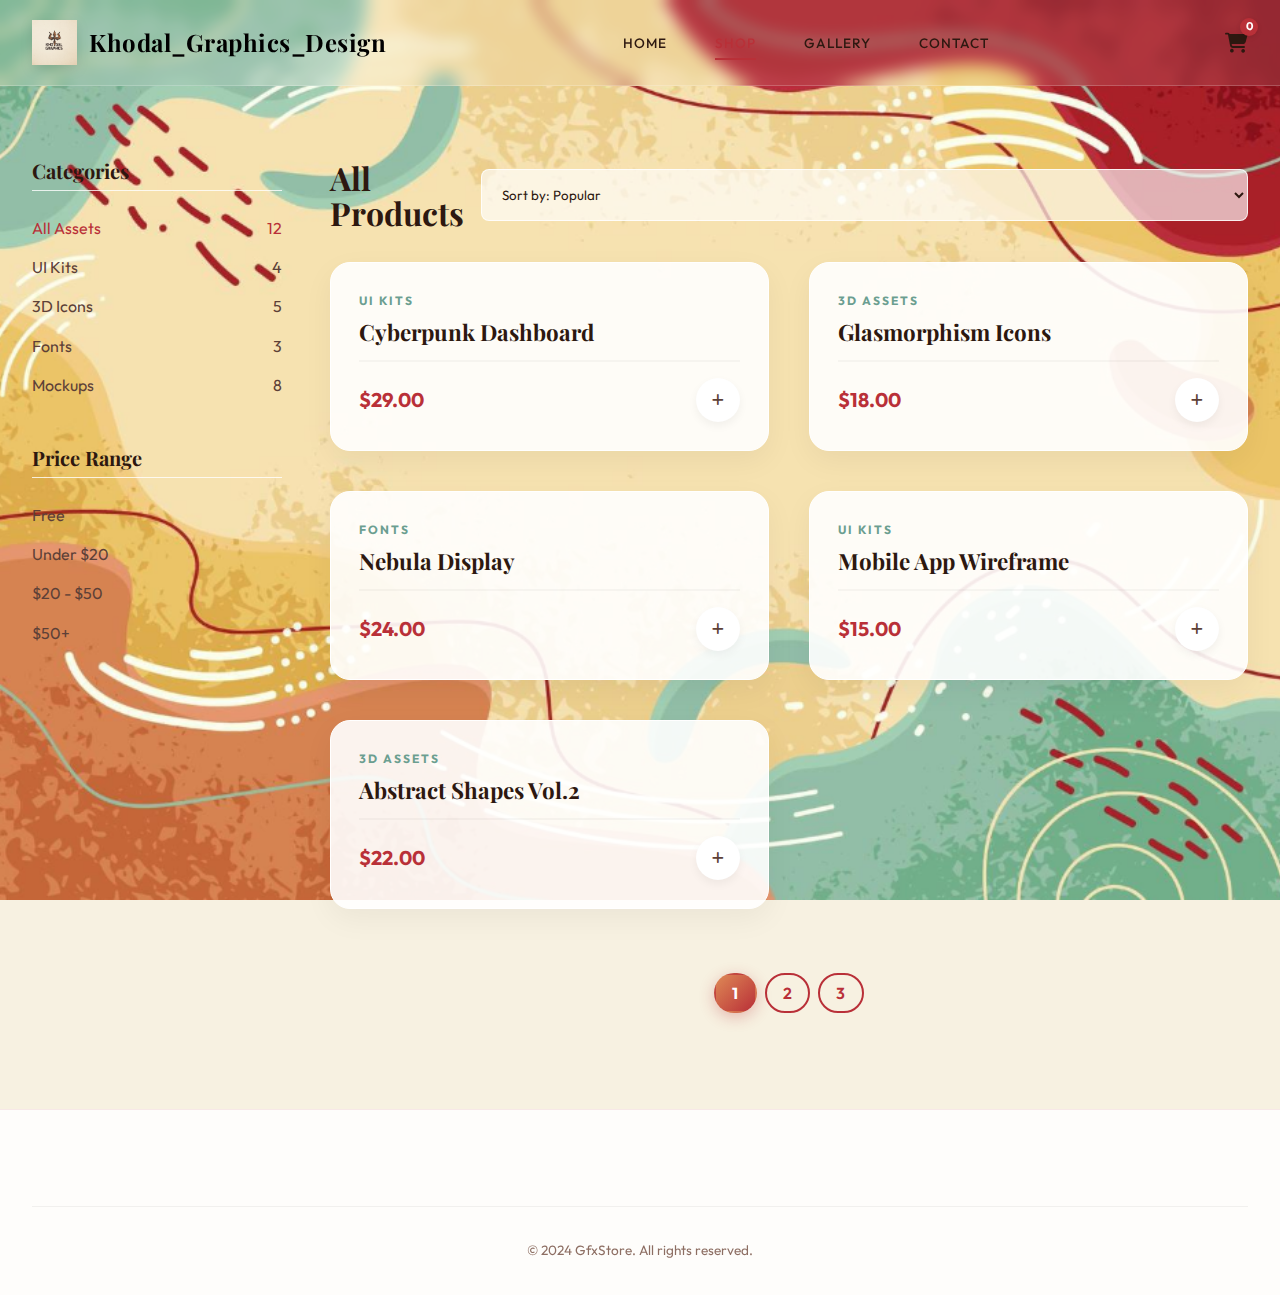
<file: shop.html>
<!DOCTYPE html>
<html lang="en">

<head>
    <meta charset="UTF-8">
    <meta name="viewport" content="width=device-width, initial-scale=1.0">
    <title>Shop | GfxStore</title>
    <link rel="stylesheet" href="css/style.css">
    <link rel="stylesheet" href="https://cdnjs.cloudflare.com/ajax/libs/font-awesome/6.4.0/css/all.min.css">
    <style>
        .shop-container {
            display: grid;
            grid-template-columns: 250px 1fr;
            gap: 3rem;
            margin-top: 5rem;
            margin-bottom: 5rem;
        }

        @media (max-width: 768px) {
            .shop-container {
                grid-template-columns: 1fr;
            }
        }

        .filter-section h3 {
            font-size: 1.25rem;
            margin-bottom: 1.5rem;
            border-bottom: 1px solid var(--border-color);
            padding-bottom: 0.5rem;
        }

        .filter-list li {
            margin-bottom: 0.75rem;
        }

        .filter-list a {
            color: var(--text-secondary);
            display: flex;
            justify-content: space-between;
        }

        .filter-list a:hover,
        .filter-list a.active {
            color: var(--accent-color);
        }
    </style>
</head>

<body>

    <header class="header">
        <div class="container nav">
            <a href="index.html" class="logo">
                <img src="assets/images/logo.png" alt="Khodal Graphics">
                <span class="logo-text">Khodal_Graphics_Design</span>
            </a>
            <ul class="nav-links">
                <li><a href="index.html" class="nav-link">Home</a></li>
                <li><a href="shop.html" class="nav-link active">Shop</a></li>
                <li><a href="about.html" class="nav-link">Gallery</a></li>
                <li><a href="contact.html" class="nav-link">Contact</a></li>
            </ul>
            <div class="nav-icons">
                <div class="cart-icon" onclick="window.location.href='cart.html'">
                    <i class="fa-solid fa-cart-shopping"></i>
                    <span class="cart-count">0</span>
                </div>
                <div class="mobile-toggle">
                    <i class="fa-solid fa-bars"></i>
                </div>
            </div>
        </div>
    </header>

    <div class="container shop-container" style="padding-top: 80px;">
        <!-- Sidebar Filters -->
        <aside class="sidebar">
            <div class="filter-section">
                <h3>Categories</h3>
                <ul class="filter-list">
                    <li><a href="#" class="active">All Assets <span>12</span></a></li>
                    <li><a href="#">UI Kits <span>4</span></a></li>
                    <li><a href="#">3D Icons <span>5</span></a></li>
                    <li><a href="#">Fonts <span>3</span></a></li>
                    <li><a href="#">Mockups <span>8</span></a></li>
                </ul>
            </div>

            <div class="filter-section" style="margin-top: 3rem;">
                <h3>Price Range</h3>
                <ul class="filter-list">
                    <li><a href="#">Free</a></li>
                    <li><a href="#">Under $20</a></li>
                    <li><a href="#">$20 - $50</a></li>
                    <li><a href="#">$50+</a></li>
                </ul>
            </div>
        </aside>

        <!-- Product Grid -->
        <main>
            <div style="display: flex; justify-content: space-between; align-items: center; margin-bottom: 2rem;">
                <h1 style="font-size: 2rem;">All Products</h1>
                <select
                    style="background: var(--bg-card); color: var(--text-primary); border: 1px solid var(--border-color); padding: 0.5rem 1rem; border-radius: 20px; outline: none;">
                    <option>Sort by: Popular</option>
                    <option>Newest</option>
                    <option>Price: Low to High</option>
                </select>
            </div>

            <div class="product-grid">
                <!-- Reusing products for demo -->
                <div class="product-card">
                    <a href="product.html?id=1" class="product-image"><img src="assets/images/prod1.png"
                            alt="Product"></a>
                    <div class="product-info">
                        <span class="product-cat">UI Kits</span>
                        <a href="product.html?id=1">
                            <h3 class="product-title">Cyberpunk Dashboard</h3>
                        </a>
                        <div class="product-footer">
                            <span class="product-price">$29.00</span>
                            <button class="add-btn" onclick="addToCart(1)"><i class="fa-solid fa-plus"></i></button>
                        </div>
                    </div>
                </div>

                <div class="product-card">
                    <a href="product.html?id=2" class="product-image"><img src="assets/images/prod2.png"
                            alt="Product"></a>
                    <div class="product-info">
                        <span class="product-cat">3D Assets</span>
                        <a href="product.html?id=2">
                            <h3 class="product-title">Glasmorphism Icons</h3>
                        </a>
                        <div class="product-footer">
                            <span class="product-price">$18.00</span>
                            <button class="add-btn" onclick="addToCart(2)"><i class="fa-solid fa-plus"></i></button>
                        </div>
                    </div>
                </div>

                <div class="product-card">
                    <a href="product.html?id=3" class="product-image"><img src="assets/images/prod3.png"
                            alt="Product"></a>
                    <div class="product-info">
                        <span class="product-cat">Fonts</span>
                        <a href="product.html?id=3">
                            <h3 class="product-title">Nebula Display</h3>
                        </a>
                        <div class="product-footer">
                            <span class="product-price">$24.00</span>
                            <button class="add-btn" onclick="addToCart(3)"><i class="fa-solid fa-plus"></i></button>
                        </div>
                    </div>
                </div>

                <div class="product-card">
                    <a href="product.html?id=4" class="product-image"><img src="assets/images/prod1.png"
                            alt="Product"></a>
                    <div class="product-info">
                        <span class="product-cat">UI Kits</span>
                        <a href="product.html?id=4">
                            <h3 class="product-title">Mobile App Wireframe</h3>
                        </a>
                        <div class="product-footer">
                            <span class="product-price">$15.00</span>
                            <button class="add-btn" onclick="addToCart(4)"><i class="fa-solid fa-plus"></i></button>
                        </div>
                    </div>
                </div>

                <div class="product-card">
                    <a href="product.html?id=5" class="product-image"><img src="assets/images/prod2.png"
                            alt="Product"></a>
                    <div class="product-info">
                        <span class="product-cat">3D Assets</span>
                        <a href="product.html?id=5">
                            <h3 class="product-title">Abstract Shapes Vol.2</h3>
                        </a>
                        <div class="product-footer">
                            <span class="product-price">$22.00</span>
                            <button class="add-btn" onclick="addToCart(5)"><i class="fa-solid fa-plus"></i></button>
                        </div>
                    </div>
                </div>
            </div>

            <!-- Pagination -->
            <div style="margin-top: 4rem; display: flex; justify-content: center; gap: 0.5rem;">
                <button class="btn btn-primary" style="padding: 0.5rem 1rem;">1</button>
                <button class="btn btn-outline" style="padding: 0.5rem 1rem;">2</button>
                <button class="btn btn-outline" style="padding: 0.5rem 1rem;">3</button>
            </div>
        </main>
    </div>

    <footer>
        <div class="container">
            <div class="footer-bottom">
                <p>&copy; 2024 GfxStore. All rights reserved.</p>
            </div>
        </div>
    </footer>

    <script src="js/script.js"></script>
</body>

</html>
</file>
<file: css/style.css>
/* Google Fonts Import */
@import url('https://fonts.googleapis.com/css2?family=Playfair+Display:ital,wght@0,400;0,500;0,600;0,700;1,400&family=Outfit:wght@200;300;400;500;600&display=swap');
/* Switched to Outfit for a cleaner, more modern geometric sans-serif to pair with Playfair */

:root {
    /* Colors - Boho Abstract Palette derived from Background Image */
    --bg-primary: #F7F1E1;
    /* Light Cream Fallback */
    --bg-secondary: #fffaf0;
    /* Lighter Cream */

    --bg-surface: rgba(255, 255, 255, 0.65);
    /* Frosted White Glass */
    --bg-glass: rgba(255, 255, 255, 0.85);
    /* Navbar Glass */
    --bg-card: rgba(255, 255, 255, 0.75);
    /* Card Background */

    /* Text Colors - High Contrast Dark */
    --text-primary: #2D1810;
    /* Dark Brown/Black */
    --text-secondary: #5D4037;
    /* Medium Brown */
    --text-muted: #8D6E63;
    /* Light Brown */

    /* Accents */
    --accent-color: #B93038;
    /* Deep Red from image */
    --accent-light: #DE8855;
    /* Terracotta/Orange */
    --accent-teal: #6B9E90;
    /* Teal/Green from image */

    --accent-glow: rgba(185, 48, 56, 0.25);
    /* Red Glow */
    --error-color: #D32F2F;

    --border-color: rgba(255, 255, 255, 0.8);
    --border-hover: #DE8855;

    /* Spacing */
    --container-padding: 2rem;
    --max-width: 1300px;

    /* Transitions */
    --transition-fast: 0.2s cubic-bezier(0.25, 0.46, 0.45, 0.94);
    --transition-smooth: 0.4s cubic-bezier(0.25, 0.8, 0.25, 1);
}

/* Custom Scrollbar */
::-webkit-scrollbar {
    width: 10px;
}

::-webkit-scrollbar-track {
    background: #F0E6D2;
}

::-webkit-scrollbar-thumb {
    background: var(--accent-light);
    border-radius: 5px;
    border: 2px solid #F0E6D2;
}

::-webkit-scrollbar-thumb:hover {
    background: var(--accent-color);
}

::selection {
    background: var(--accent-color);
    color: #fff;
}

* {
    margin: 0;
    padding: 0;
    box-sizing: border-box;
    -webkit-font-smoothing: antialiased;
    -moz-osx-font-smoothing: grayscale;
}

body {
    background-color: var(--bg-primary);
    background-image: url('../assets/images/background.png');
    background-size: cover;
    background-position: center;
    background-attachment: fixed;
    background-repeat: no-repeat;
    color: var(--text-primary);
    font-family: 'Outfit', sans-serif;
    line-height: 1.7;
    overflow-x: hidden;
}

h1,
h2,
h3,
h4,
h5,
h6 {
    font-family: 'Playfair Display', serif;
    color: var(--text-primary);
    line-height: 1.1;
    font-weight: 700;
}

a {
    text-decoration: none;
    color: inherit;
    transition: var(--transition-fast);
}

ul {
    list-style: none;
}

img {
    max-width: 100%;
    display: block;
}

/* Utilities */
.container {
    max-width: var(--max-width);
    margin: 0 auto;
    padding: 0 var(--container-padding);
}

/* Buttons */
.btn {
    display: inline-flex;
    align-items: center;
    justify-content: center;
    padding: 1rem 2.5rem;
    border-radius: 50px;
    /* Pill shape for boho vibe */
    font-family: 'Outfit', sans-serif;
    font-weight: 500;
    font-size: 1rem;
    cursor: pointer;
    transition: var(--transition-smooth);
    border: 2px solid transparent;
    gap: 0.75rem;
    letter-spacing: 0.5px;
    text-transform: uppercase;
    position: relative;
    overflow: hidden;
    z-index: 1;
}

.btn-primary {
    background: linear-gradient(135deg, var(--accent-light) 0%, var(--accent-color) 100%);
    color: #fff;
    font-weight: 700;
    box-shadow: 0 4px 15px rgba(185, 48, 56, 0.3);
}

.btn-primary::before {
    content: '';
    position: absolute;
    top: 0;
    left: 0;
    width: 100%;
    height: 100%;
    background: linear-gradient(135deg, var(--accent-color) 0%, var(--accent-light) 100%);
    z-index: -1;
    transition: opacity 0.4s ease;
    opacity: 0;
}

.btn-primary:hover {
    transform: translateY(-3px);
    box-shadow: 0 8px 25px rgba(185, 48, 56, 0.4);
}

.btn-primary:hover::before {
    opacity: 1;
}

.btn-outline {
    background: transparent;
    border: 2px solid var(--accent-color);
    color: var(--accent-color);
    font-weight: 600;
}

.btn-outline:hover {
    background: var(--accent-color);
    color: #fff;
    border-color: var(--accent-color);
    box-shadow: 0 4px 15px rgba(185, 48, 56, 0.2);
}

.section-title {
    font-size: 3.5rem;
    font-weight: 700;
    margin-bottom: 4rem;
    text-align: center;
    position: relative;
    letter-spacing: -1px;
}

.section-title i {
    color: var(--accent-color);
    font-size: 1.5rem;
    vertical-align: middle;
    margin-right: 1rem;
    opacity: 0.8;
}

/* Header */
.header {
    position: fixed;
    top: 0;
    left: 0;
    width: 100%;
    background: rgba(255, 255, 255, 0.1);
    /* Very transparent glass to show background */
    backdrop-filter: blur(8px);
    -webkit-backdrop-filter: blur(8px);
    border-bottom: 1px solid rgba(255, 255, 255, 0.2);
    z-index: 1000;
    padding: 1.25rem 0;
    transition: all 0.3s ease;
    box-shadow: none;
    /* Removed shadow for cleaner blend */
}

.nav {
    display: flex;
    justify-content: space-between;
    align-items: center;
}

.logo {
    display: flex;
    align-items: center;
    gap: 0.75rem;
    text-decoration: none;
}

.logo img {
    width: 45px;
    height: auto;
    filter: drop-shadow(0 4px 6px rgba(0, 0, 0, 0.1));
}

.logo-text {
    font-family: 'Playfair Display', serif;
    font-size: 1.5rem;
    font-weight: 700;
    color: #000000;
    letter-spacing: 0.5px;
}

.nav-links {
    display: flex;
    gap: 3rem;
}

.nav-link {
    color: var(--text-primary);
    font-weight: 500;
    position: relative;
    font-family: 'Outfit', sans-serif;
    letter-spacing: 1px;
    text-transform: uppercase;
    font-size: 0.85rem;
    padding: 0.5rem 0;
}

.nav-link:hover,
.nav-link.active {
    color: var(--accent-color);
}

.nav-link::after {
    content: '';
    position: absolute;
    bottom: 0;
    left: 0;
    width: 0;
    height: 2px;
    background: var(--accent-color);
    transition: width 0.3s ease;
}

.nav-link:hover::after,
.nav-link.active::after {
    width: 100%;
}

.nav-icons {
    display: flex;
    gap: 1.5rem;
    align-items: center;
    color: var(--text-primary);
}

.cart-icon {
    position: relative;
    font-size: 1.25rem;
    cursor: pointer;
    color: var(--text-primary);
    transition: transform 0.2s ease;
}

.cart-icon:hover {
    color: var(--accent-color);
    transform: scale(1.1);
}

.cart-count {
    position: absolute;
    top: -8px;
    right: -10px;
    background: var(--accent-color);
    color: #fff;
    font-size: 0.7rem;
    width: 18px;
    height: 18px;
    border-radius: 50%;
    display: flex;
    align-items: center;
    justify-content: center;
    font-weight: 700;
    box-shadow: 0 2px 5px rgba(0, 0, 0, 0.1);
}

.mobile-toggle {
    display: none;
    font-size: 1.5rem;
    cursor: pointer;
    color: var(--text-primary);
}

/* Hero Section */
.hero {
    padding-top: 180px;
    padding-bottom: 100px;
    min-height: 100vh;
    display: flex;
    align-items: center;
    position: relative;
    overflow: hidden;
}

/* Ambient Glow */
.hero::before {
    content: '';
    position: absolute;
    width: 800px;
    height: 800px;
    background: radial-gradient(circle, rgba(185, 48, 56, 0.08) 0%, transparent 70%);
    /* Red glow */
    filter: blur(120px);
    border-radius: 50%;
    top: -200px;
    right: -200px;
    z-index: -1;
}

.hero-content {
    display: grid;
    grid-template-columns: 1.1fr 0.9fr;
    gap: 5rem;
    align-items: center;
}

.hero-text h1 {
    font-size: 5rem;
    font-weight: 800;
    margin-bottom: 2rem;
    color: var(--text-primary);
    line-height: 1.05;
    letter-spacing: -2px;
    text-transform: uppercase;
}

.hero-text h1 span {
    color: var(--accent-color);
    font-family: 'Playfair Display', serif;
    font-style: italic;
    font-weight: 400;
    text-transform: none;
    letter-spacing: 0;
}

.hero-text p {
    font-size: 1.3rem;
    color: var(--text-secondary);
    margin-bottom: 3rem;
    max-width: 550px;
    line-height: 1.8;
    font-weight: 400;
}

.hero-buttons {
    display: flex;
    gap: 1.5rem;
}

.hero-image {
    position: relative;
    perspective: 1000px;
}

.hero-card {
    background: rgba(255, 255, 255, 0.6);
    /* Frosted Light Glass */
    border: 2px solid rgba(255, 255, 255, 0.8);
    border-radius: 24px;
    padding: 1.5rem;
    transform: rotateY(-10deg) rotateX(5deg);
    transition: transform 0.5s ease, box-shadow 0.5s ease;
    box-shadow: 20px 30px 50px rgba(185, 48, 56, 0.15);
    backdrop-filter: blur(20px);
}

.hero-card:hover {
    transform: rotateY(0) rotateX(0);
    box-shadow: 0 20px 60px rgba(185, 48, 56, 0.2);
}

.hero-card img {
    border-radius: 12px;
    width: 100%;
    display: block;
}

/* Products Cards */
.products-section {
    padding: 8rem 0;
}

.product-grid {
    display: grid;
    grid-template-columns: repeat(auto-fit, minmax(300px, 1fr));
    gap: 2.5rem;
}

/* Updated Product Card Style */
.product-card {
    background: rgba(255, 255, 255, 0.9);
    border: 1px solid rgba(255, 255, 255, 1);
    border-radius: 20px;
    overflow: hidden;
    transition: var(--transition-smooth);
    position: relative;
    box-shadow: 0 10px 30px rgba(0, 0, 0, 0.05);
    /* Soft shadow */
}

.product-card:hover {
    transform: translateY(-10px);
    box-shadow: 0 25px 50px rgba(185, 48, 56, 0.15);
    /* Red tinted shadow on hover */
    border-color: var(--accent-light);
}

.product-image {
    position: relative;
    padding-top: 80%;
    /* Taller aspect ratio */
    overflow: hidden;
    background: #f8f5f2;
    /* Light warm grey for image background */
}

.product-image img {
    position: absolute;
    top: 0;
    left: 0;
    width: 100%;
    height: 100%;
    object-fit: cover;
    transition: transform 0.7s cubic-bezier(0.25, 0.8, 0.25, 1);
}

.product-card:hover .product-image img {
    transform: scale(1.08);
}

/* Only show Add to Cart on hover for aesthetics */
.product-actions-overlay {
    position: absolute;
    bottom: 0;
    left: 0;
    width: 100%;
    padding: 1.5rem;
    background: linear-gradient(to top, rgba(255, 255, 255, 0.9), transparent);
    display: flex;
    justify-content: flex-end;
    opacity: 0;
    transform: translateY(10px);
    transition: all 0.3s ease;
}

.product-card:hover .product-actions-overlay {
    opacity: 1;
    transform: translateY(0);
}

.product-info {
    padding: 1.75rem;
}

.product-cat {
    font-size: 0.75rem;
    text-transform: uppercase;
    letter-spacing: 2px;
    color: var(--accent-teal);
    /* Teal for category */
    font-weight: 700;
    margin-bottom: 0.5rem;
    display: block;
}

.product-title {
    font-size: 1.4rem;
    font-weight: 700;
    margin-bottom: 0.5rem;
    color: var(--text-primary);
    font-family: 'Playfair Display', serif;
}

.product-footer {
    display: flex;
    justify-content: space-between;
    align-items: center;
    margin-top: 1rem;
    padding-top: 1rem;
    border-top: 2px solid rgba(0, 0, 0, 0.03);
}

.product-price {
    font-size: 1.25rem;
    font-weight: 700;
    color: var(--accent-color);
    font-family: 'Outfit', sans-serif;
}

.add-btn {
    width: 44px;
    height: 44px;
    border-radius: 50%;
    border: 2px solid var(--border-color);
    background: #fff;
    color: var(--text-secondary);
    display: flex;
    align-items: center;
    justify-content: center;
    cursor: pointer;
    transition: var(--transition-fast);
    box-shadow: 0 4px 10px rgba(0, 0, 0, 0.05);
}

.add-btn:hover {
    background: var(--accent-color);
    border-color: var(--accent-color);
    color: #fff;
    transform: scale(1.1);
    box-shadow: 0 4px 15px rgba(185, 48, 56, 0.3);
}

/* Footer */
footer {
    background: rgba(255, 255, 255, 0.85);
    /* Light Footer */
    padding: 6rem 0 2rem;
    margin-top: 6rem;
    border-top: 1px solid rgba(185, 48, 56, 0.1);
    backdrop-filter: blur(10px);
}

.footer-content {
    display: grid;
    grid-template-columns: 2fr 1fr 1fr 1fr;
    gap: 4rem;
    margin-bottom: 5rem;
}

.footer-brand h2 {
    font-size: 2.25rem;
    margin-bottom: 1.5rem;
    color: var(--accent-color);
    letter-spacing: -1px;
}

.footer-brand p {
    color: var(--text-secondary);
    max-width: 300px;
    font-size: 1rem;
    line-height: 1.8;
}

.footer-links h3 {
    font-size: 1.1rem;
    margin-bottom: 2rem;
    color: var(--text-primary);
    font-weight: 700;
    text-transform: uppercase;
    letter-spacing: 1px;
}

.footer-links ul li {
    margin-bottom: 1rem;
}

.footer-links a {
    color: var(--text-secondary);
    font-size: 0.95rem;
    transition: color 0.3s ease;
}

.footer-links a:hover {
    color: var(--accent-color);
    text-decoration: underline;
    text-decoration-color: var(--accent-color);
    text-decoration-thickness: 2px;
    text-underline-offset: 4px;
}

.footer-bottom {
    text-align: center;
    color: var(--text-muted);
    font-size: 0.85rem;
    padding-top: 2rem;
    border-top: 1px solid rgba(0, 0, 0, 0.05);
}

/* Responsive */
@media (max-width: 992px) {
    .hero-content {
        grid-template-columns: 1fr;
        text-align: center;
        gap: 4rem;
        padding-top: 2rem;
    }

    .hero-text h1 {
        font-size: 3.5rem;
    }

    .hero-text p,
    .hero-buttons {
        margin-left: auto;
        margin-right: auto;
    }

    .hero-buttons {
        justify-content: center;
    }

    .hero-card {
        max-width: 500px;
        margin: 0 auto;
        transform: none;
    }

    .footer-content {
        grid-template-columns: 1fr 1fr;
    }
}

@media (max-width: 768px) {
    .nav-links {
        position: fixed;
        top: 0;
        left: 0;
        width: 100%;
        height: 100vh;
        background: var(--bg-primary);
        flex-direction: column;
        padding: 6rem 2rem;
        gap: 2rem;
        transform: translateY(-100%);
        transition: transform 0.4s cubic-bezier(0.77, 0, 0.175, 1);
        z-index: 999;
        text-align: center;
    }

    .nav-links.active {
        transform: translateY(0);
    }

    .nav-link {
        font-size: 1.5rem;
    }

    .mobile-toggle {
        display: block;
        z-index: 1001;
        /* Above nav menu */
    }

    .hero-text h1 {
        font-size: 2.75rem;
    }

    .footer-content {
        grid-template-columns: 1fr;
        text-align: center;
    }

    .footer-brand p {
        margin: 0 auto;
    }

    .logo-text {
        font-size: 1rem;
    }

    .logo img {
        width: 35px;
    }
}

/* --- Keyframe Animations --- */

@keyframes float {
    0% {
        transform: translateY(0px) rotateY(-10deg) rotateX(5deg);
    }

    50% {
        transform: translateY(-15px) rotateY(-8deg) rotateX(7deg);
    }

    100% {
        transform: translateY(0px) rotateY(-10deg) rotateX(5deg);
    }
}

.hero-card {
    animation: float 8s ease-in-out infinite;
}

.reveal {
    opacity: 0;
    transform: translateY(40px);
    transition: all 1s cubic-bezier(0.2, 0.8, 0.2, 1);
}

.reveal.active {
    opacity: 1;
    transform: translateY(0);
}

/* Utility Classes */
.text-gold {
    color: var(--accent-color);
}

/* Form Styles Repair */
input,
textarea,
select {
    background: var(--bg-surface) !important;
    border: 1px solid var(--border-color) !important;
    border-radius: 8px !important;
    color: var(--text-primary) !important;
    padding: 1rem !important;
    font-family: 'Outfit', sans-serif !important;
    width: 100%;
}

input:focus,
textarea:focus,
select:focus {
    outline: none;
    border-color: var(--accent-color) !important;
    box-shadow: 0 0 0 3px rgba(223, 165, 59, 0.1);
}
</file>
